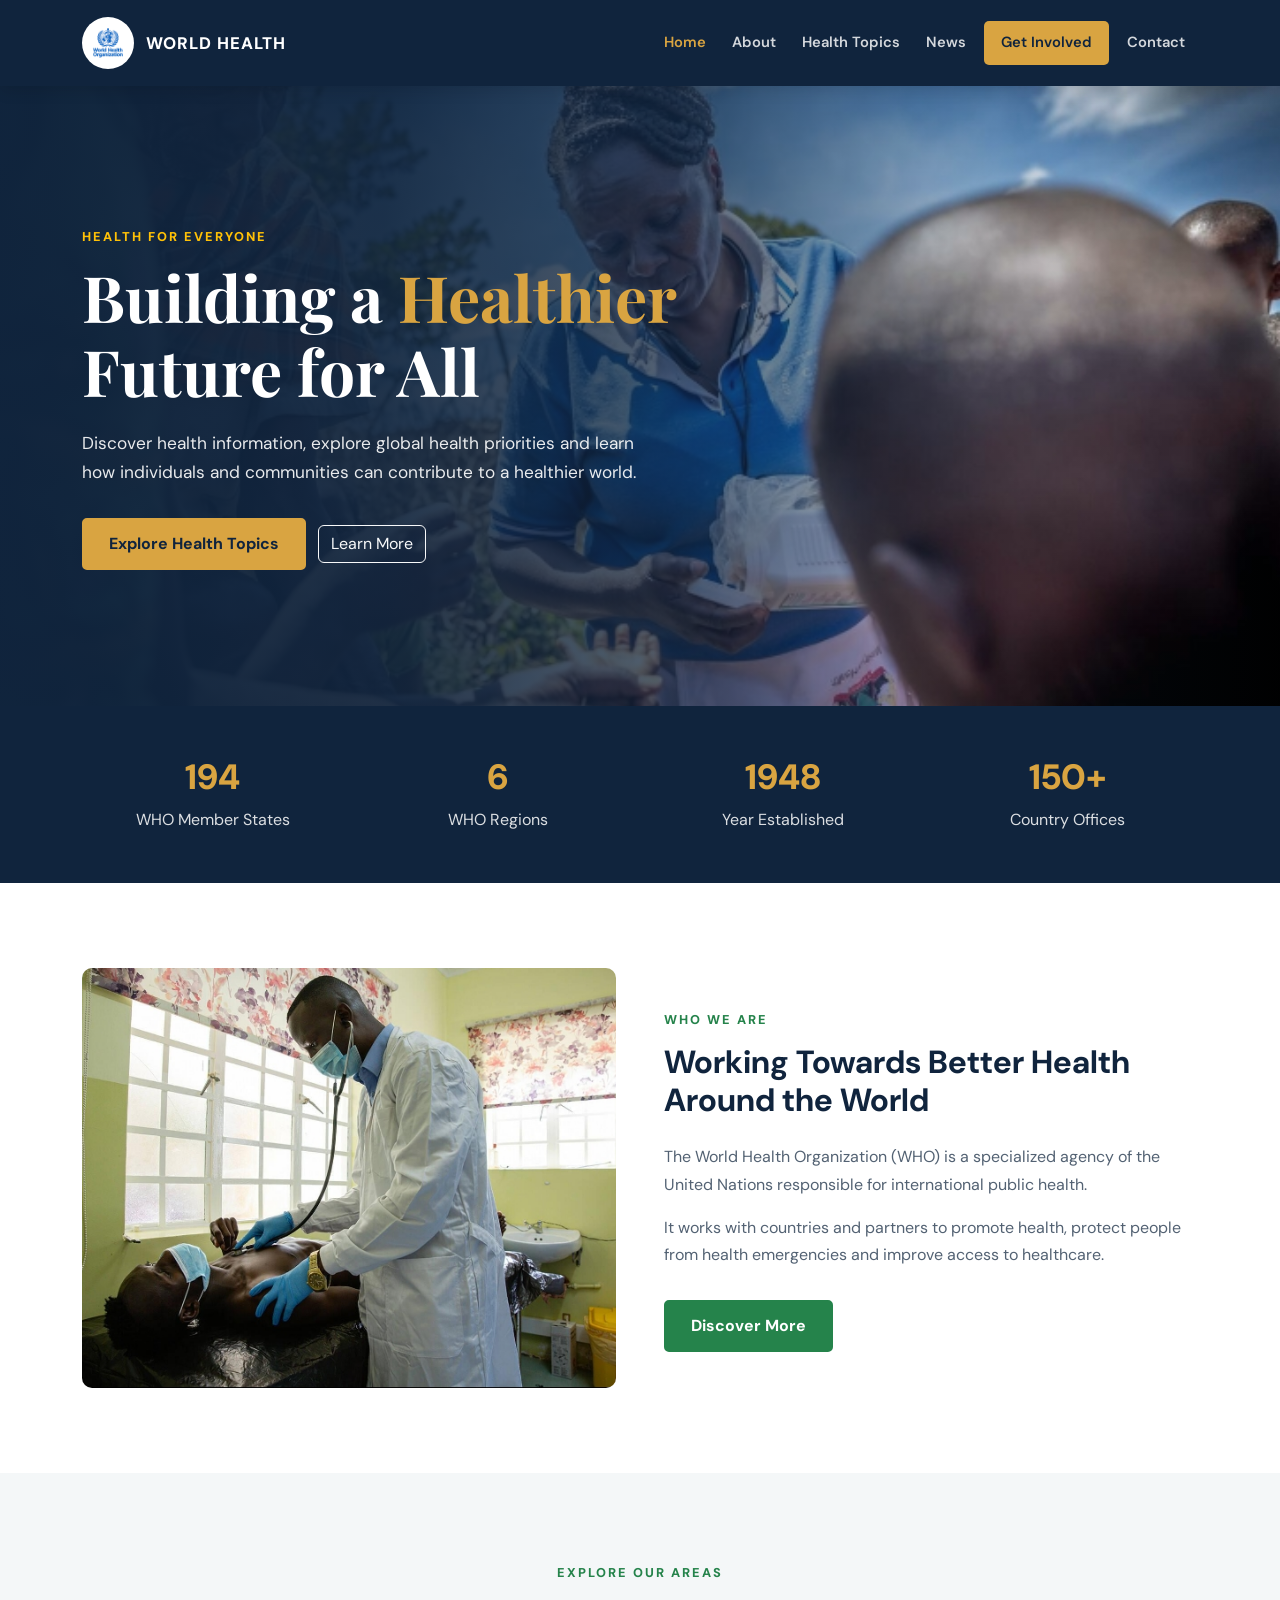
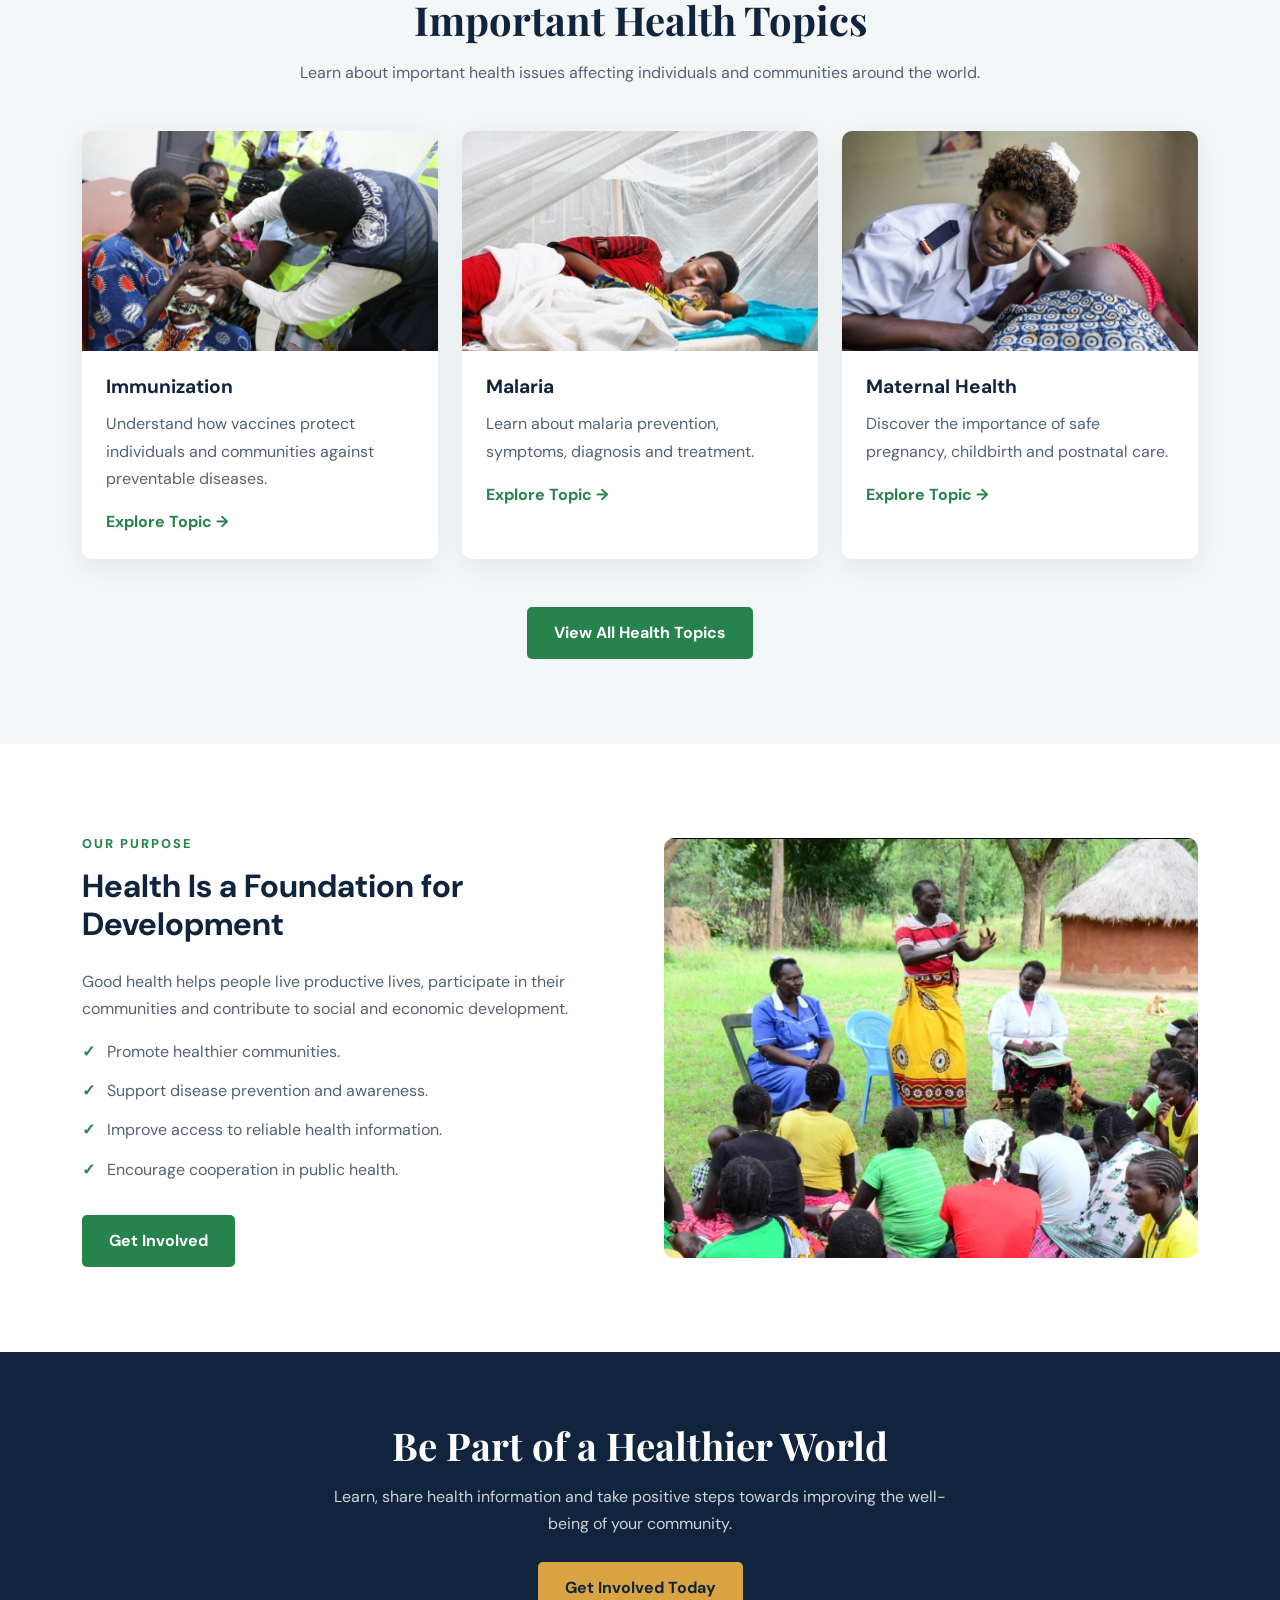
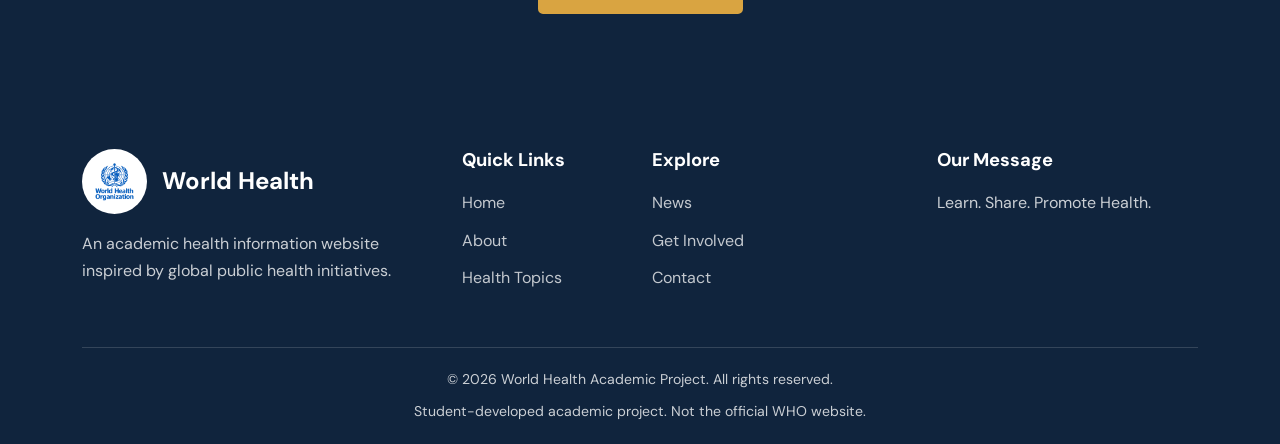
<file: index.html>
<!DOCTYPE html>
<html lang="en">
<head>
    <meta charset="UTF-8">
    <meta name="viewport" content="width=device-width, initial-scale=1.0">
    <title>Home | WHO Health Information Project</title>

    <link href="https://cdn.jsdelivr.net/npm/bootstrap@5.3.3/dist/css/bootstrap.min.css" rel="stylesheet">
    <link rel="stylesheet" href="style.css">
</head>
<body>

<!-- NAVBAR -->
<nav class="navbar navbar-expand-lg navbar-dark sticky-top">
    <div class="container">
        <a class="navbar-brand d-flex align-items-center" href="index.html">
            <img src="who-logo.png" alt="Educational health project logo" class="who-logo">
            <span>WORLD HEALTH</span>
        </a>

        <button class="navbar-toggler" type="button" data-bs-toggle="collapse" data-bs-target="#mainNavbar">
            <span class="navbar-toggler-icon"></span>
        </button>

        <div class="collapse navbar-collapse" id="mainNavbar">
            <ul class="navbar-nav ms-auto align-items-lg-center">
                <li class="nav-item"><a class="nav-link" href="index.html">Home</a></li>
                <li class="nav-item"><a class="nav-link" href="about.html">About</a></li>
                <li class="nav-item"><a class="nav-link" href="health-topics.html">Health Topics</a></li>
                <li class="nav-item"><a class="nav-link" href="news.html">News</a></li>
                <li class="nav-item"><a class="nav-link involved-link" href="get-involved.html">Get Involved</a></li>
                <li class="nav-item"><a class="nav-link" href="contact.html">Contact</a></li>
            </ul>
        </div>
    </div>
</nav>

<!-- HERO -->
<header class="home-hero">
    <div class="container">
        <div class="hero-content">
            <span class="eyebrow text-warning">Health for everyone</span>

            <h1>Building a <span class="gold-text">Healthier</span> Future for All</h1>

            <p>
                Discover health information, explore global health priorities
                and learn how individuals and communities can contribute
                to a healthier world.
            </p>

            <a href="health-topics.html" class="btn btn-gold me-2">Explore Health Topics</a>
            <a href="about.html" class="btn btn-outline-light">Learn More</a>
        </div>
    </div>
</header>

<!-- STATISTICS -->
<section class="stats-section">
    <div class="container">
        <div class="row">
            <div class="col-6 col-md-3 stat-item">
                <h2>194</h2>
                <p>WHO Member States</p>
            </div>

            <div class="col-6 col-md-3 stat-item">
                <h2>6</h2>
                <p>WHO Regions</p>
            </div>

            <div class="col-6 col-md-3 stat-item">
                <h2>1948</h2>
                <p>Year Established</p>
            </div>

            <div class="col-6 col-md-3 stat-item">
                <h2>150+</h2>
                <p>Country Offices</p>
            </div>
        </div>
    </div>
</section>

<!-- INTRODUCTION -->
<section class="section-padding">
    <div class="container">
        <div class="row align-items-center g-5">
            <div class="col-lg-6">
                <img src="health.jpg" alt="Community health workers" class="feature-image">
            </div>

            <div class="col-lg-6">
                <span class="eyebrow">Who we are</span>
                <h2 class="mb-4">Working Towards Better Health Around the World</h2>

                <p>
                    The World Health Organization (WHO) is a specialized
                    agency of the United Nations responsible for international
                    public health.
                </p>

                <p>
                    It works with countries and partners to promote health,
                    protect people from health emergencies and improve
                    access to healthcare.
                </p>

                <a href="about.html" class="btn btn-green mt-3">Discover More</a>
            </div>
        </div>
    </div>
</section>

<!-- HEALTH TOPICS -->
<section class="section-padding light-section">
    <div class="container">
        <div class="section-heading">
            <span class="eyebrow">Explore our areas</span>
            <h2>Important Health Topics</h2>
            <p>
                Learn about important health issues affecting individuals
                and communities around the world.
            </p>
        </div>

        <div class="row g-4">
            <div class="col-md-4">
                <div class="topic-card">
                    <img src="vaccination.jpg" alt="Vaccination">
                    <div class="card-body-custom">
                        <h4>Immunization</h4>
                        <p>Understand how vaccines protect individuals and communities against preventable diseases.</p>
                        <a href="health-topics.html">Explore Topic →</a>
                    </div>
                </div>
            </div>

            <div class="col-md-4">
                <div class="topic-card">
                    <img src="malaria.jpg" alt="Malaria prevention">
                    <div class="card-body-custom">
                        <h4>Malaria</h4>
                        <p>Learn about malaria prevention, symptoms, diagnosis and treatment.</p>
                        <a href="health-topics.html">Explore Topic →</a>
                    </div>
                </div>
            </div>

            <div class="col-md-4">
                <div class="topic-card">
                    <img src="maternal-health.jpg" alt="Maternal health">
                    <div class="card-body-custom">
                        <h4>Maternal Health</h4>
                        <p>Discover the importance of safe pregnancy, childbirth and postnatal care.</p>
                        <a href="health-topics.html">Explore Topic →</a>
                    </div>
                </div>
            </div>
        </div>

        <div class="text-center mt-5">
            <a href="health-topics.html" class="btn btn-green">View All Health Topics</a>
        </div>
    </div>
</section>

<!-- OUR PURPOSE -->
<section class="section-padding">
    <div class="container">
        <div class="row align-items-center g-5">
            <div class="col-lg-6">
                <span class="eyebrow">Our purpose</span>
                <h2 class="mb-4">Health Is a Foundation for Development</h2>

                <p>
                    Good health helps people live productive lives,
                    participate in their communities and contribute
                    to social and economic development.
                </p>

                <ul class="check-list">
                    <li>Promote healthier communities.</li>
                    <li>Support disease prevention and awareness.</li>
                    <li>Improve access to reliable health information.</li>
                    <li>Encourage cooperation in public health.</li>
                </ul>

                <a href="get-involved.html" class="btn btn-green mt-3">Get Involved</a>
            </div>

            <div class="col-lg-6">
                <img src="community.jpg" alt="Community health activities" class="feature-image">
            </div>
        </div>
    </div>
</section>

<!-- CTA -->
<section class="cta-section">
    <div class="container">
        <h2>Be Part of a Healthier World</h2>
        <p>
            Learn, share health information and take positive steps
            towards improving the well-being of your community.
        </p>
        <a href="get-involved.html" class="btn btn-gold">Get Involved Today</a>
    </div>
</section>

<!-- FOOTER -->
<footer>
    <div class="container">
        <div class="row g-4">
            <div class="col-lg-4">
                <div class="d-flex align-items-center mb-3">
                    <img src="who-logo.png" alt="Educational health project logo" class="footer-logo">
                    <h4 class="text-white mb-0">World Health</h4>
                </div>

                <p>
                    An academic health information website inspired by
                    global public health initiatives.
                </p>
            </div>

            <div class="col-lg-2 col-6">
                <h5 class="footer-heading">Quick Links</h5>
                <ul class="footer-links">
                    <li><a href="index.html">Home</a></li>
                    <li><a href="about.html">About</a></li>
                    <li><a href="health-topics.html">Health Topics</a></li>
                </ul>
            </div>

            <div class="col-lg-3 col-6">
                <h5 class="footer-heading">Explore</h5>
                <ul class="footer-links">
                    <li><a href="news.html">News</a></li>
                    <li><a href="get-involved.html">Get Involved</a></li>
                    <li><a href="contact.html">Contact</a></li>
                </ul>
            </div>

            <div class="col-lg-3">
                <h5 class="footer-heading">Our Message</h5>
                <p>Learn. Share. Promote Health.</p>
            </div>
        </div>

        <div class="footer-bottom text-center">
            <p>© <span class="current-year"></span> World Health Academic Project. All rights reserved.</p>
            <p class="mt-2">Student-developed academic project. Not the official WHO website.</p>
        </div>
    </div>
</footer>

<script src="https://cdn.jsdelivr.net/npm/bootstrap@5.3.3/dist/js/bootstrap.bundle.min.js"></script>
<script src="script.js"></script>
</body>
</html>
</file>
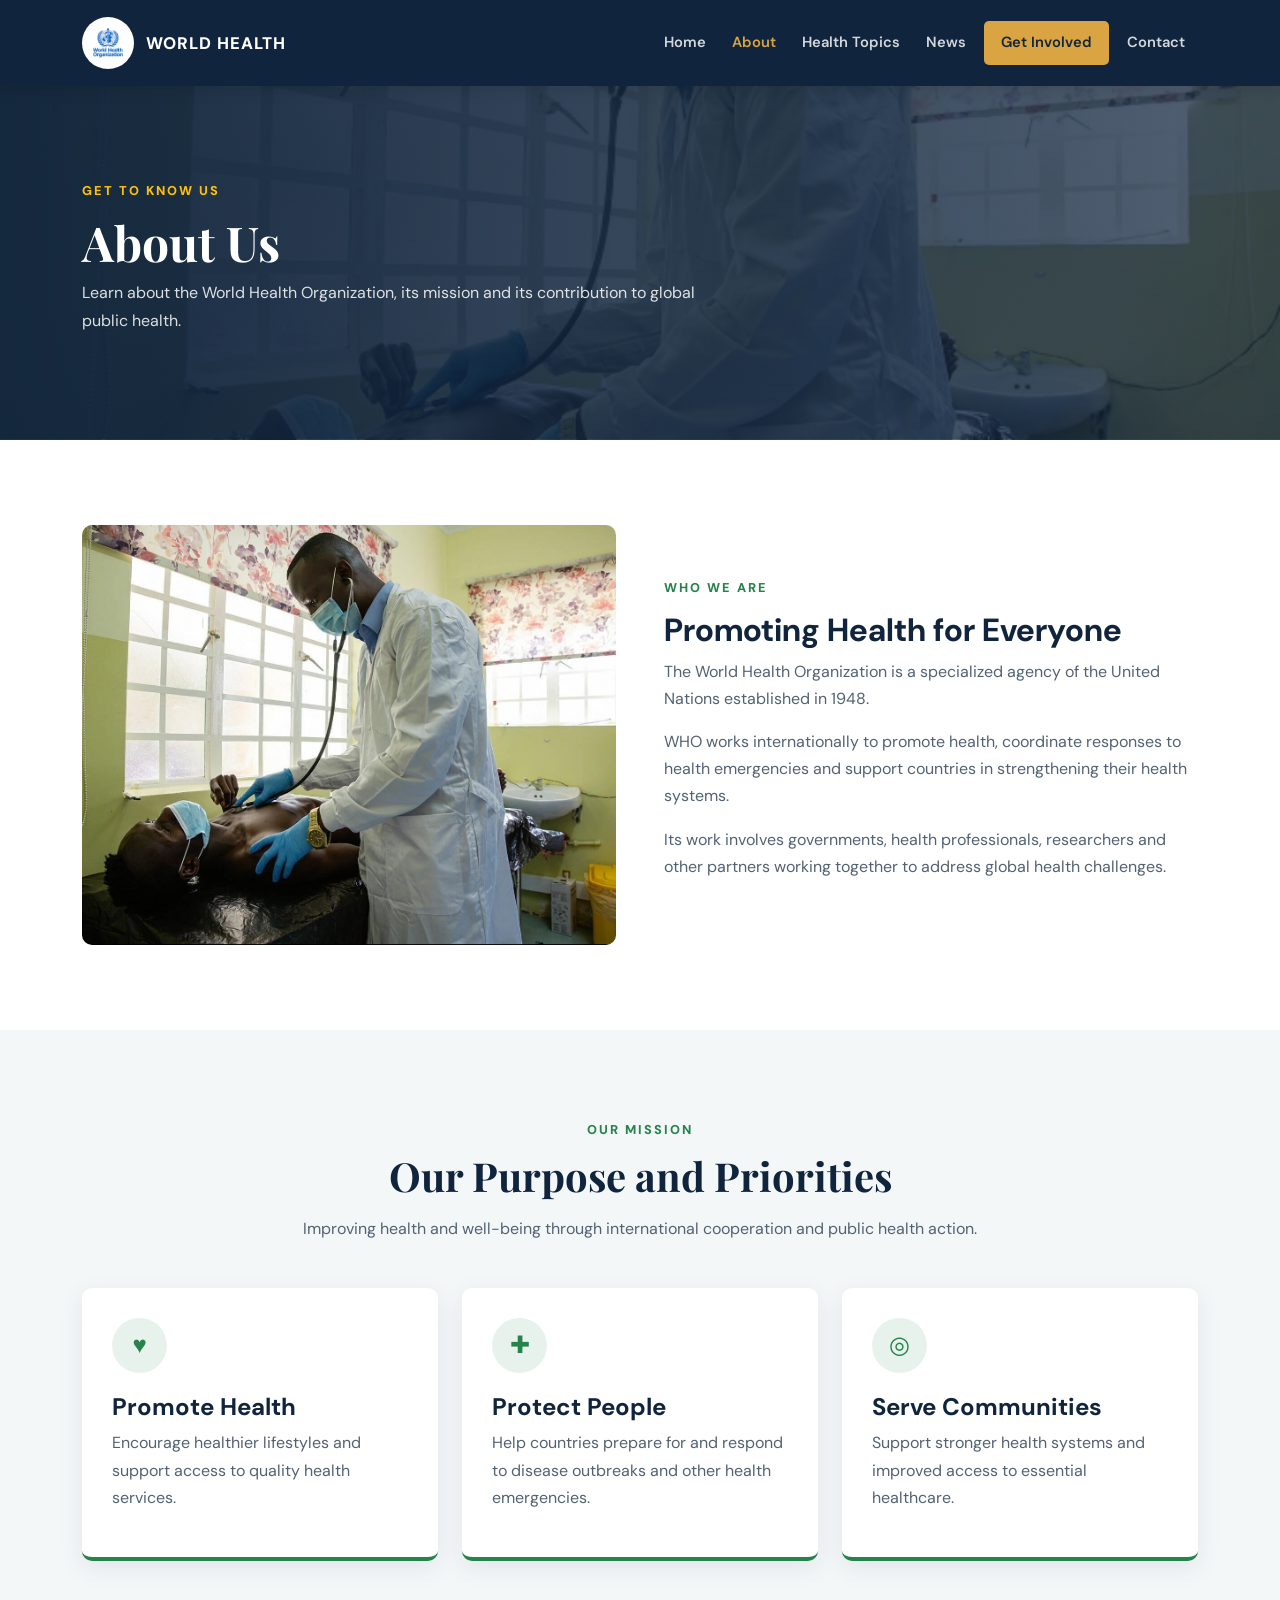
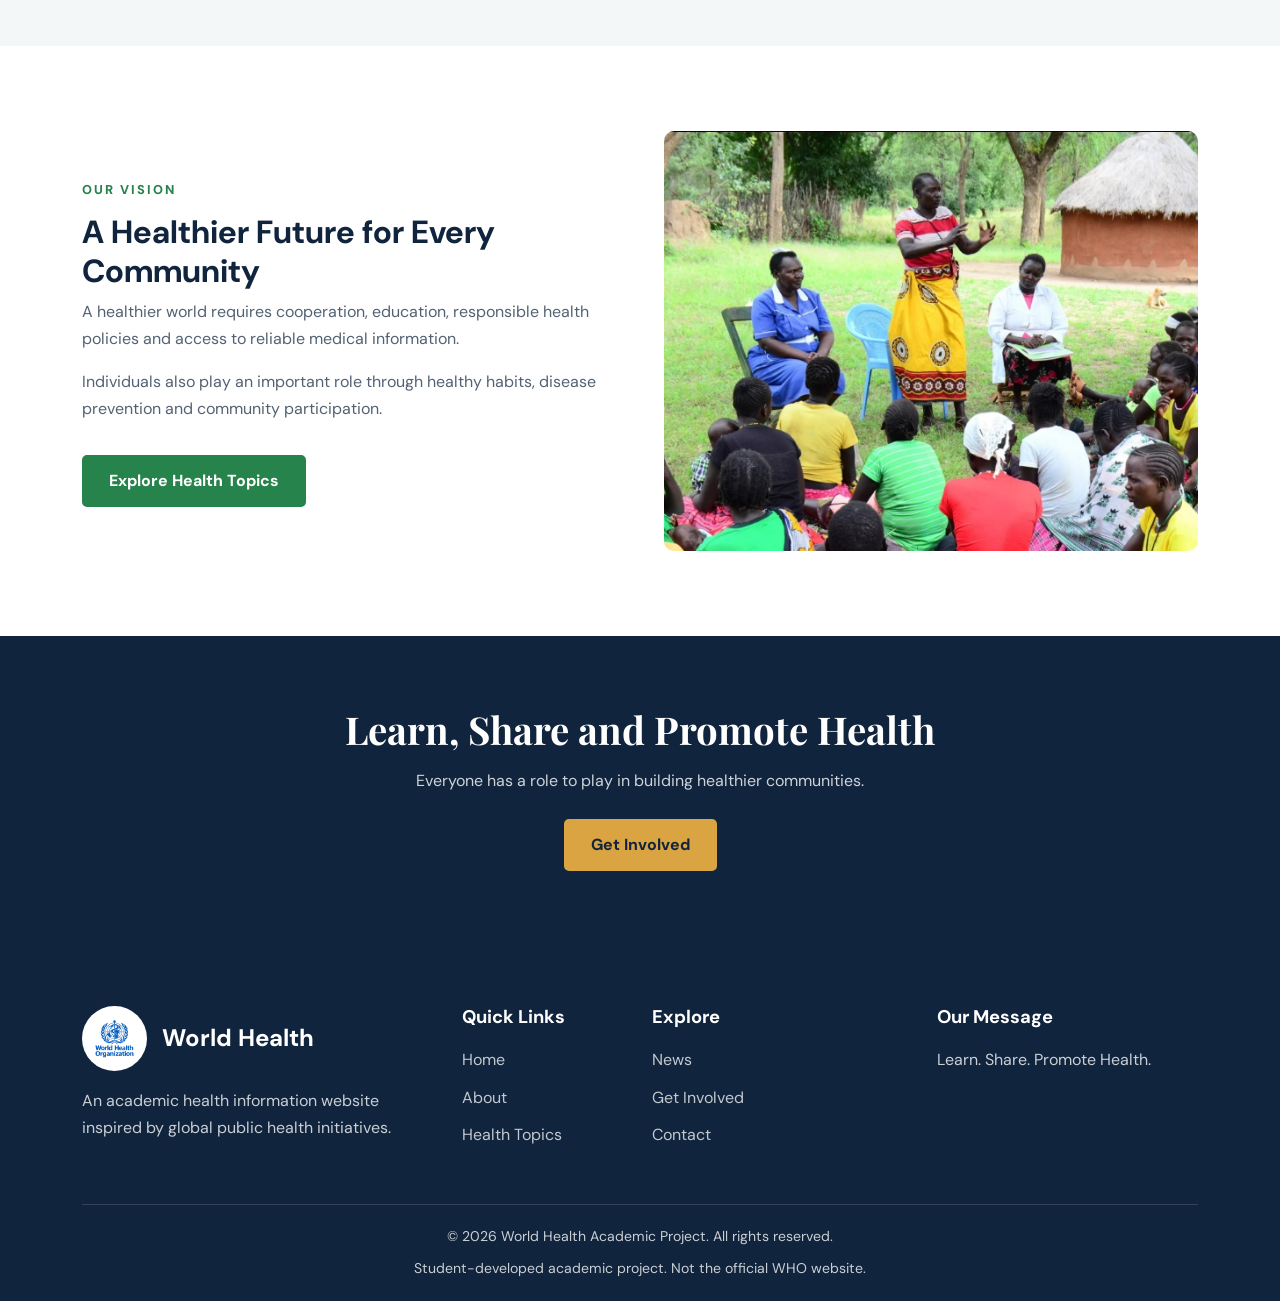
<file: about.html>
<!DOCTYPE html>
<html lang="en">
<head>
    <meta charset="UTF-8">
    <meta name="viewport" content="width=device-width, initial-scale=1.0">
    <title>About | WHO Health Information Project</title>
    <link href="https://cdn.jsdelivr.net/npm/bootstrap@5.3.3/dist/css/bootstrap.min.css" rel="stylesheet">
    <link rel="stylesheet" href="style.css">
</head>
<body>

<nav class="navbar navbar-expand-lg navbar-dark sticky-top">
    <div class="container">
        <a class="navbar-brand d-flex align-items-center" href="index.html">
            <img src="who-logo.png" alt="Educational health project logo" class="who-logo">
            <span>WORLD HEALTH</span>
        </a>

        <button class="navbar-toggler" type="button" data-bs-toggle="collapse" data-bs-target="#mainNavbar">
            <span class="navbar-toggler-icon"></span>
        </button>

        <div class="collapse navbar-collapse" id="mainNavbar">
            <ul class="navbar-nav ms-auto align-items-lg-center">
                <li class="nav-item"><a class="nav-link" href="index.html">Home</a></li>
                <li class="nav-item"><a class="nav-link" href="about.html">About</a></li>
                <li class="nav-item"><a class="nav-link" href="health-topics.html">Health Topics</a></li>
                <li class="nav-item"><a class="nav-link" href="news.html">News</a></li>
                <li class="nav-item"><a class="nav-link involved-link" href="get-involved.html">Get Involved</a></li>
                <li class="nav-item"><a class="nav-link" href="contact.html">Contact</a></li>
            </ul>
        </div>
    </div>
</nav>

<header class="page-hero">
    <div class="container">
        <span class="eyebrow text-warning">Get to know us</span>
        <h1>About Us</h1>
        <p>Learn about the World Health Organization, its mission and its contribution to global public health.</p>
    </div>
</header>

<section class="section-padding">
    <div class="container">
        <div class="row align-items-center g-5">
            <div class="col-lg-6">
                <img src="health.jpg" alt="Health professionals working together" class="feature-image">
            </div>

            <div class="col-lg-6">
                <span class="eyebrow">Who we are</span>
                <h2>Promoting Health for Everyone</h2>

                <p>
                    The World Health Organization is a specialized agency
                    of the United Nations established in 1948.
                </p>

                <p>
                    WHO works internationally to promote health,
                    coordinate responses to health emergencies and
                    support countries in strengthening their health systems.
                </p>

                <p>
                    Its work involves governments, health professionals,
                    researchers and other partners working together
                    to address global health challenges.
                </p>
            </div>
        </div>
    </div>
</section>

<section class="section-padding light-section">
    <div class="container">
        <div class="section-heading">
            <span class="eyebrow">Our mission</span>
            <h2>Our Purpose and Priorities</h2>
            <p>Improving health and well-being through international cooperation and public health action.</p>
        </div>

        <div class="row g-4">
            <div class="col-md-4">
                <div class="info-card">
                    <div class="card-icon">♥</div>
                    <h4>Promote Health</h4>
                    <p>Encourage healthier lifestyles and support access to quality health services.</p>
                </div>
            </div>

            <div class="col-md-4">
                <div class="info-card">
                    <div class="card-icon">✚</div>
                    <h4>Protect People</h4>
                    <p>Help countries prepare for and respond to disease outbreaks and other health emergencies.</p>
                </div>
            </div>

            <div class="col-md-4">
                <div class="info-card">
                    <div class="card-icon">◎</div>
                    <h4>Serve Communities</h4>
                    <p>Support stronger health systems and improved access to essential healthcare.</p>
                </div>
            </div>
        </div>
    </div>
</section>

<section class="section-padding">
    <div class="container">
        <div class="row align-items-center g-5">
            <div class="col-lg-6">
                <span class="eyebrow">Our vision</span>
                <h2>A Healthier Future for Every Community</h2>

                <p>
                    A healthier world requires cooperation, education,
                    responsible health policies and access to reliable
                    medical information.
                </p>

                <p>
                    Individuals also play an important role through
                    healthy habits, disease prevention and community
                    participation.
                </p>

                <a href="health-topics.html" class="btn btn-green mt-3">Explore Health Topics</a>
            </div>

            <div class="col-lg-6">
                <img src="community.jpg" alt="People participating in community health activities" class="feature-image">
            </div>
        </div>
    </div>
</section>

<section class="cta-section">
    <div class="container">
        <h2>Learn, Share and Promote Health</h2>
        <p>Everyone has a role to play in building healthier communities.</p>
        <a href="get-involved.html" class="btn btn-gold">Get Involved</a>
    </div>
</section>

<footer>
    <div class="container">
        <div class="row g-4">
            <div class="col-lg-4">
                <div class="d-flex align-items-center mb-3">
                    <img src="who-logo.png" alt="Educational health project logo" class="footer-logo">
                    <h4 class="text-white mb-0">World Health</h4>
                </div>
                <p>An academic health information website inspired by global public health initiatives.</p>
            </div>

            <div class="col-lg-2 col-6">
                <h5 class="footer-heading">Quick Links</h5>
                <ul class="footer-links">
                    <li><a href="index.html">Home</a></li>
                    <li><a href="about.html">About</a></li>
                    <li><a href="health-topics.html">Health Topics</a></li>
                </ul>
            </div>

            <div class="col-lg-3 col-6">
                <h5 class="footer-heading">Explore</h5>
                <ul class="footer-links">
                    <li><a href="news.html">News</a></li>
                    <li><a href="get-involved.html">Get Involved</a></li>
                    <li><a href="contact.html">Contact</a></li>
                </ul>
            </div>

            <div class="col-lg-3">
                <h5 class="footer-heading">Our Message</h5>
                <p>Learn. Share. Promote Health.</p>
            </div>
        </div>

        <div class="footer-bottom text-center">
            <p>© <span class="current-year"></span> World Health Academic Project. All rights reserved.</p>
            <p class="mt-2">Student-developed academic project. Not the official WHO website.</p>
        </div>
    </div>
</footer>

<script src="https://cdn.jsdelivr.net/npm/bootstrap@5.3.3/dist/js/bootstrap.bundle.min.js"></script>
<script src="script.js"></script>
</body>
</html>
</file>
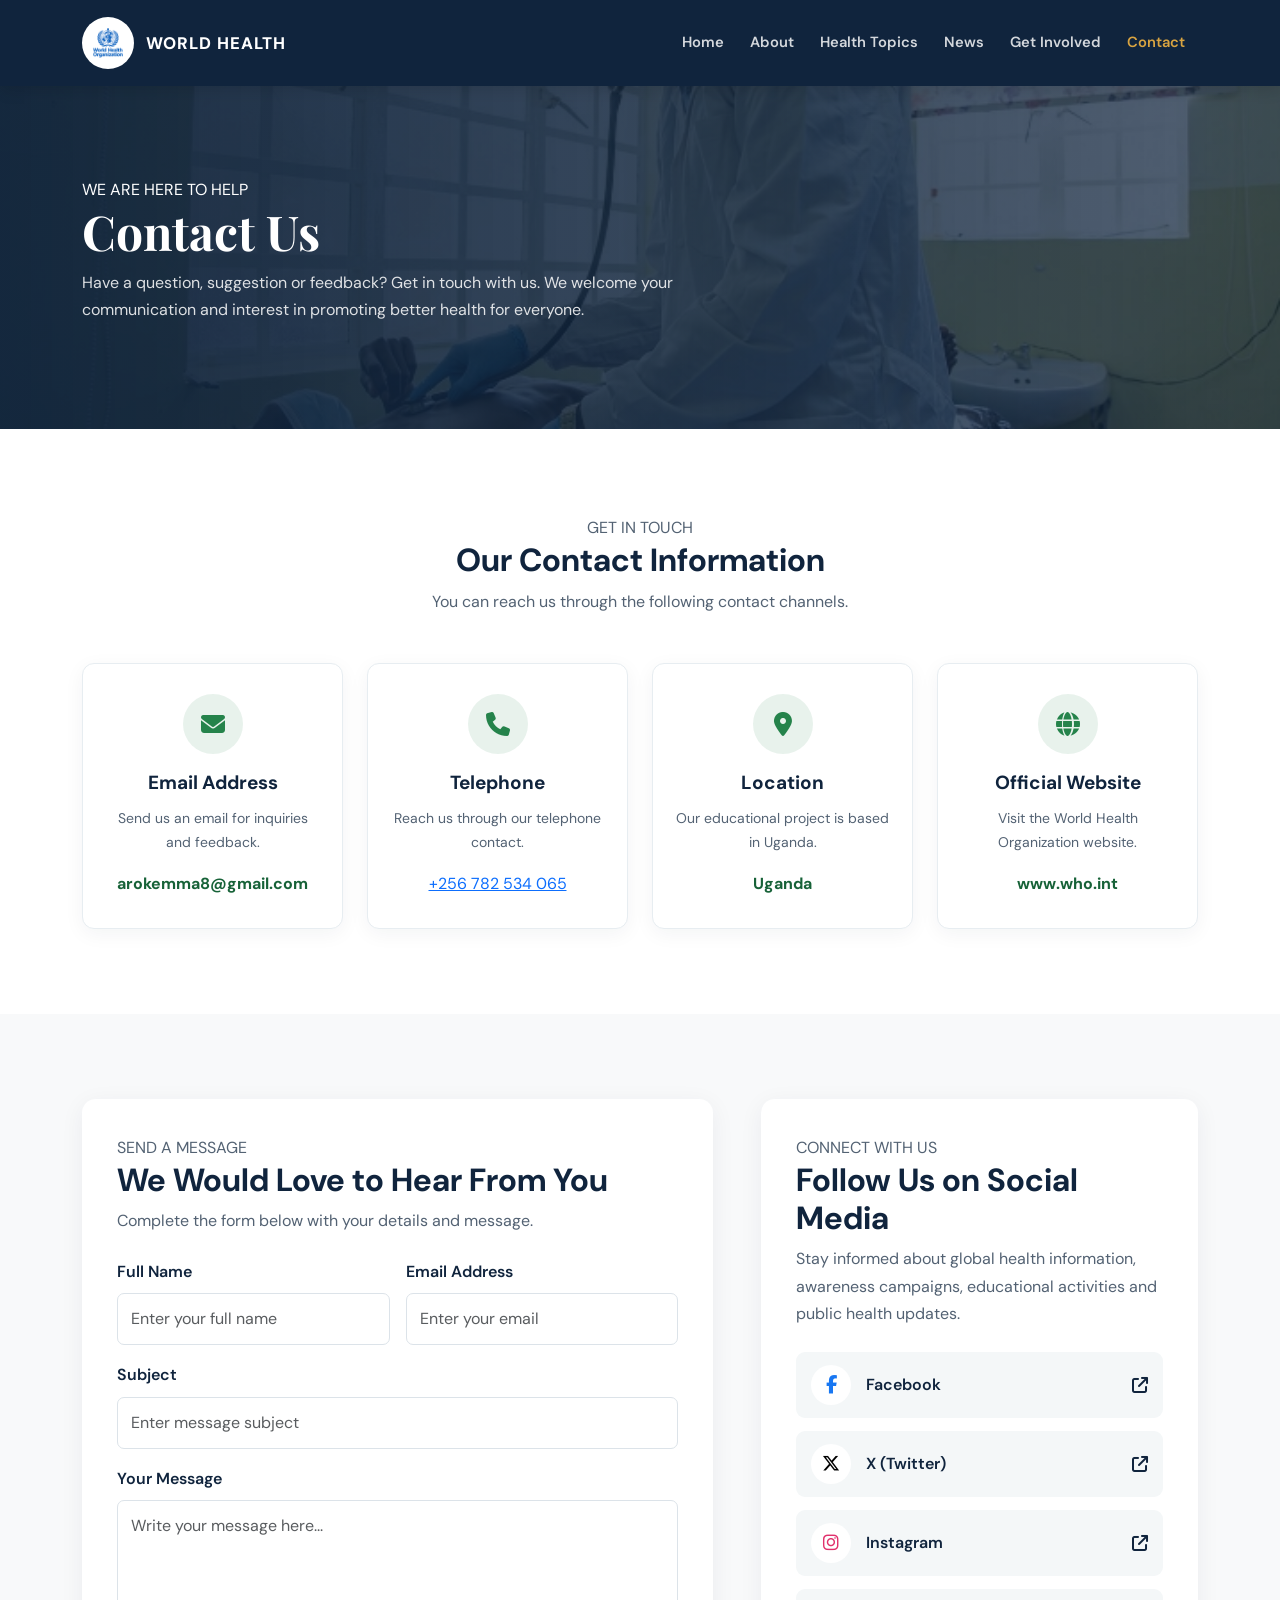
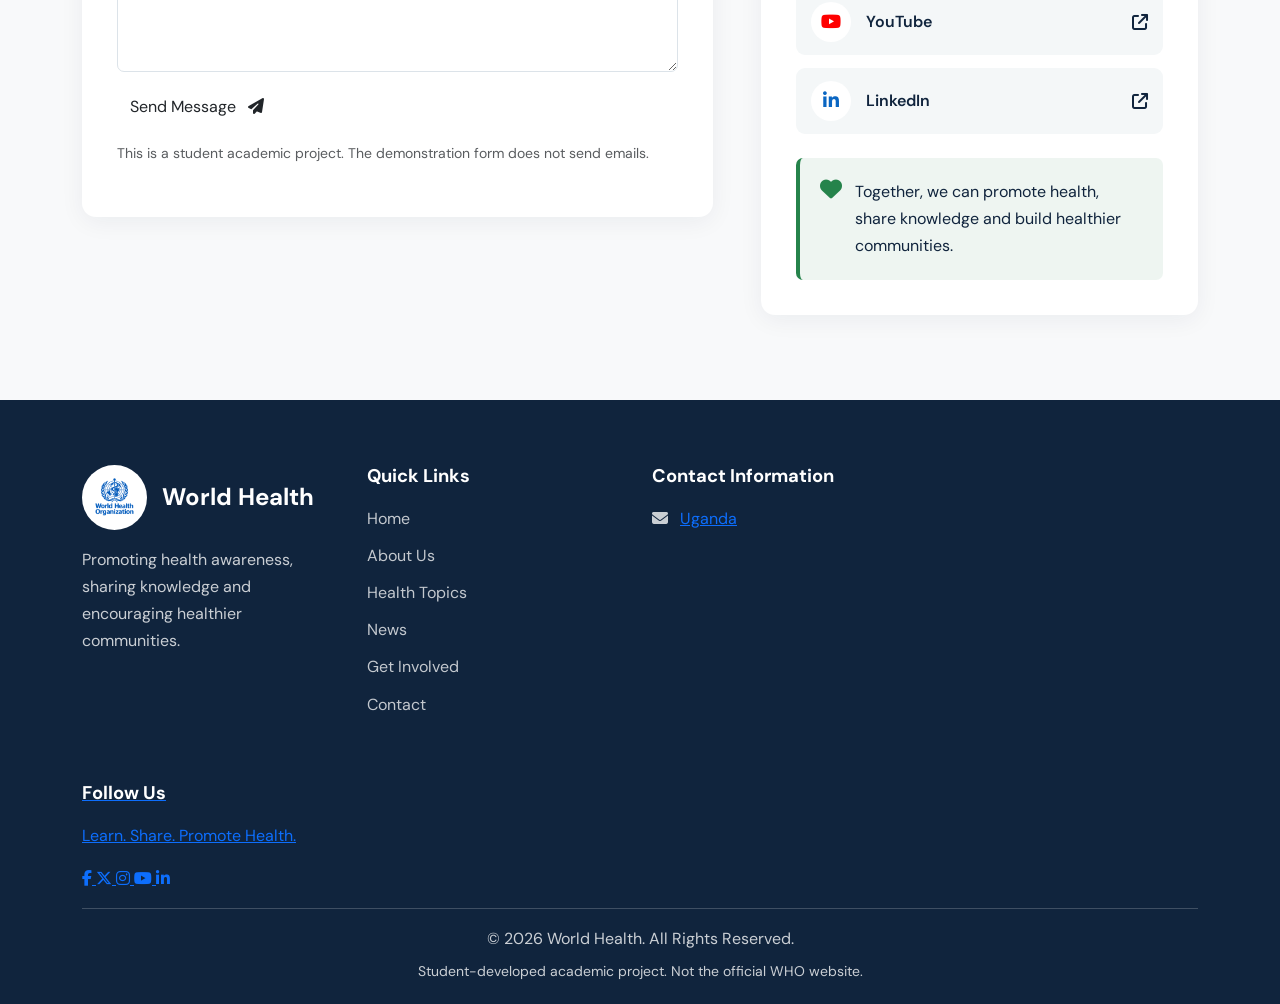
<file: contact.html>
<!DOCTYPE html>
<html lang="en">

<head>
    <meta charset="UTF-8">
    <meta name="viewport" content="width=device-width, initial-scale=1.0">

    <title>Contact Us | World Health</title>

    <!-- Bootstrap CSS -->
    <link href="https://cdn.jsdelivr.net/npm/bootstrap@5.3.3/dist/css/bootstrap.min.css"
          rel="stylesheet">

    <!-- Font Awesome Icons -->
    <link rel="stylesheet"
          href="https://cdnjs.cloudflare.com/ajax/libs/font-awesome/6.7.2/css/all.min.css">

    <!-- Google Fonts -->
    <link href="https://fonts.googleapis.com/css2?family=DM+Sans:wght@400;500;600;700&family=Playfair+Display:wght@600;700&display=swap"
          rel="stylesheet">

    <!-- Custom CSS -->
    <link rel="stylesheet" href="style.css">
</head>

<body>

    <!-- NAVIGATION BAR -->
    <nav class="navbar navbar-expand-lg navbar-dark">
        <div class="container">

            <a class="navbar-brand d-flex align-items-center" href="index.html">
                <img src="who-logo.png"
                     alt="Educational health project logo"
                     class="who-logo">
                <span>WORLD HEALTH</span>
            </a>

            <button class="navbar-toggler" type="button"
                    data-bs-toggle="collapse"
                    data-bs-target="#mainNavbar">
                <span class="navbar-toggler-icon"></span>
            </button>

            <div class="collapse navbar-collapse" id="mainNavbar">

                <ul class="navbar-nav ms-auto align-items-lg-center">

                    <li class="nav-item">
                        <a class="nav-link" href="index.html">Home</a>
                    </li>

                    <li class="nav-item">
                        <a class="nav-link" href="about.html">About</a>
                    </li>

                    <li class="nav-item">
                        <a class="nav-link" href="health-topics.html">Health Topics</a>
                    </li>

                    <li class="nav-item">
                        <a class="nav-link" href="news.html">News</a>
                    </li>

                    <li class="nav-item">
                        <a class="nav-link" href="get-involved.html">Get Involved</a>
                    </li>

                    <li class="nav-item">
                        <a class="nav-link active" href="contact.html">Contact</a>
                    </li>

                </ul>

            </div>
        </div>
    </nav>


    <!-- PAGE HERO -->
    <section class="page-hero">
        <div class="container">
            <div class="row align-items-center">

                <div class="col-lg-8">
                    <span class="hero-label">WE ARE HERE TO HELP</span>

                    <h1>Contact Us</h1>

                    <p>
                        Have a question, suggestion or feedback?
                        Get in touch with us. We welcome your
                        communication and interest in promoting
                        better health for everyone.
                    </p>
                </div>

            </div>
        </div>
    </section>


    <!-- CONTACT INFORMATION -->
    <section class="section-padding">
        <div class="container">

            <div class="text-center mb-5">
                <span class="section-label">GET IN TOUCH</span>
                <h2 class="section-title">Our Contact Information</h2>

                <p class="section-description">
                    You can reach us through the following contact channels.
                </p>
            </div>


            <div class="row g-4">

                <!-- EMAIL -->
                <div class="col-md-6 col-lg-3">

                    <div class="contact-card h-100">

                        <div class="contact-icon">
                            <i class="fa-solid fa-envelope"></i>
                        </div>

                        <h4>Email Address</h4>

                        <p>Send us an email for inquiries and feedback.</p>

                        <a href="mailto:info@example.com"
                           class="contact-link">
                            arokemma8@gmail.com
                        </a>

                    </div>

                </div>


                <!-- PHONE -->
                <div class="col-md-6 col-lg-3">

                    <div class="contact-card h-100">

                        <div class="contact-icon">
                            <i class="fa-solid fa-phone"></i>
                        </div>

                        <h4>Telephone</h4>

                        <p>Reach us through our telephone contact.</p>

                        <a href="tel:+256782534065
                           class="contact-link">
                            +256 782 534 065
                        </a>

                    </div>

                </div>


                <!-- LOCATION -->
                <div class="col-md-6 col-lg-3">

                    <div class="contact-card h-100">

                        <div class="contact-icon">
                            <i class="fa-solid fa-location-dot"></i>
                        </div>

                        <h4>Location</h4>

                        <p>Our educational project is based in Uganda.</p>

                        <span class="contact-link">
                            Uganda
                        </span>

                    </div>

                </div>


                <!-- WEBSITE -->
                <div class="col-md-6 col-lg-3">

                    <div class="contact-card h-100">

                        <div class="contact-icon">
                            <i class="fa-solid fa-globe"></i>
                        </div>

                        <h4>Official Website</h4>

                        <p>Visit the World Health Organization website.</p>

                        <a href="https://www.who.int/"
                           target="_blank"
                           rel="noopener"
                           class="contact-link">
                            www.who.int
                        </a>

                    </div>

                </div>

            </div>

        </div>
    </section>


    <!-- CONTACT FORM AND SOCIAL MEDIA -->
    <section class="section-padding bg-light">
        <div class="container">

            <div class="row g-5 align-items-start">

                <!-- CONTACT FORM -->
                <div class="col-lg-7">

                    <div class="contact-form-wrapper">

                        <span class="section-label">SEND A MESSAGE</span>

                        <h2 class="section-title">We Would Love to Hear From You</h2>

                        <p class="mb-4">
                            Complete the form below with your details
                            and message.
                        </p>

                        <form id="contactForm">

                            <div class="row g-3">

                                <div class="col-md-6">
                                    <label for="name" class="form-label">
                                        Full Name
                                    </label>

                                    <input type="text"
                                           class="form-control"
                                           id="name"
                                           placeholder="Enter your full name"
                                           required>
                                </div>


                                <div class="col-md-6">
                                    <label for="email" class="form-label">
                                        Email Address
                                    </label>

                                    <input type="email"
                                           class="form-control"
                                           id="email"
                                           placeholder="Enter your email"
                                           required>
                                </div>


                                <div class="col-12">
                                    <label for="subject" class="form-label">
                                        Subject
                                    </label>

                                    <input type="text"
                                           class="form-control"
                                           id="subject"
                                           placeholder="Enter message subject"
                                           required>
                                </div>


                                <div class="col-12">
                                    <label for="message" class="form-label">
                                        Your Message
                                    </label>

                                    <textarea class="form-control"
                                              id="message"
                                              rows="6"
                                              placeholder="Write your message here..."
                                              required></textarea>
                                </div>


                                <div class="col-12">

                                    <button type="submit"
                                            class="btn btn-primary-custom">
                                        Send Message
                                        <i class="fa-solid fa-paper-plane ms-2"></i>
                                    </button>

                                </div>

                            </div>

                        </form>

                        <p class="small text-muted mt-3">
                            This is a student academic project.
                            The demonstration form does not send emails.
                        </p>

                    </div>

                </div>


                <!-- SOCIAL MEDIA -->
                <div class="col-lg-5">

                    <div class="social-contact-wrapper">

                        <span class="section-label">CONNECT WITH US</span>

                        <h2 class="section-title">Follow Us on Social Media</h2>

                        <p>
                            Stay informed about global health information,
                            awareness campaigns, educational activities
                            and public health updates.
                        </p>


                        <div class="contact-social-list">

                            <a href="https://www.facebook.com/WHO"
                               target="_blank"
                               rel="noopener"
                               class="social-contact-link">

                                <span class="social-contact-icon facebook">
                                    <i class="fa-brands fa-facebook-f"></i>
                                </span>

                                <span>Facebook</span>

                                <i class="fa-solid fa-arrow-up-right-from-square ms-auto"></i>

                            </a>


                            <a href="https://x.com/WHO"
                               target="_blank"
                               rel="noopener"
                               class="social-contact-link">

                                <span class="social-contact-icon twitter">
                                    <i class="fa-brands fa-x-twitter"></i>
                                </span>

                                <span>X (Twitter)</span>

                                <i class="fa-solid fa-arrow-up-right-from-square ms-auto"></i>

                            </a>


                            <a href="https://www.instagram.com/who/"
                               target="_blank"
                               rel="noopener"
                               class="social-contact-link">

                                <span class="social-contact-icon instagram">
                                    <i class="fa-brands fa-instagram"></i>
                                </span>

                                <span>Instagram</span>

                                <i class="fa-solid fa-arrow-up-right-from-square ms-auto"></i>

                            </a>


                            <a href="https://www.youtube.com/user/who"
                               target="_blank"
                               rel="noopener"
                               class="social-contact-link">

                                <span class="social-contact-icon youtube">
                                    <i class="fa-brands fa-youtube"></i>
                                </span>

                                <span>YouTube</span>

                                <i class="fa-solid fa-arrow-up-right-from-square ms-auto"></i>

                            </a>


                            <a href="https://www.linkedin.com/company/world-health-organization/"
                               target="_blank"
                               rel="noopener"
                               class="social-contact-link">

                                <span class="social-contact-icon linkedin">
                                    <i class="fa-brands fa-linkedin-in"></i>
                                </span>

                                <span>LinkedIn</span>

                                <i class="fa-solid fa-arrow-up-right-from-square ms-auto"></i>

                            </a>

                        </div>


                        <div class="contact-note mt-4">

                            <i class="fa-solid fa-heart"></i>

                            <p class="mb-0">
                                Together, we can promote health,
                                share knowledge and build healthier
                                communities.
                            </p>

                        </div>

                    </div>

                </div>

            </div>

        </div>
    </section>


    <!-- FOOTER -->
    <footer class="main-footer">

        <div class="container">

            <div class="row g-4">

                <!-- LOGO AND DESCRIPTION -->
                <div class="col-lg-3">

                    <div class="d-flex align-items-center mb-3">

                        <img src="who-logo.png"
                             alt="Educational health project logo"
                             class="footer-logo">

                        <h4 class="text-white mb-0">World Health</h4>

                    </div>

                    <p>
                        Promoting health awareness, sharing knowledge
                        and encouraging healthier communities.
                    </p>

                </div>


                <!-- QUICK LINKS -->
                <div class="col-lg-3">

                    <h5 class="footer-heading">Quick Links</h5>

                    <ul class="footer-links">
                        <li><a href="index.html">Home</a></li>
                        <li><a href="about.html">About Us</a></li>
                        <li><a href="health-topics.html">Health Topics</a></li>
                        <li><a href="news.html">News</a></li>
                        <li><a href="get-involved.html">Get Involved</a></li>
                        <li><a href="contact.html">Contact</a></li>
                    </ul>

                </div>


                <!-- CONTACT -->
                <div class="col-lg-3">

                    <h5 class="footer-heading">Contact Information</h5>

                    <p>
                        <i class="fa-solid fa-envelope me-2"></i>
                        <a href="mailto:arokemma8@gmail.com
                            arokemma8@gmail.com
                        </a>
                    </p>

                    <p>
                        <i class="fa-solid fa-phone me-2"></i>
                        <a href="tel:+256782534065
                            +256 782 534 065
                        </a>
                    </p>

                    <p>
                        <i class="fa-solid fa-location-dot me-2"></i>
                        Uganda
                    </p>

                </div>


                <!-- SOCIAL MEDIA -->
                <div class="col-lg-3">

                    <h5 class="footer-heading">Follow Us</h5>

                    <p>Learn. Share. Promote Health.</p>

                    <div class="social-links">

                        <a href="https://www.facebook.com/WHO"
                           target="_blank" rel="noopener"
                           aria-label="Facebook">
                            <i class="fa-brands fa-facebook-f"></i>
                        </a>

                        <a href="https://x.com/WHO"
                           target="_blank" rel="noopener"
                           aria-label="X">
                            <i class="fa-brands fa-x-twitter"></i>
                        </a>

                        <a href="https://www.instagram.com/who/"
                           target="_blank" rel="noopener"
                           aria-label="Instagram">
                            <i class="fa-brands fa-instagram"></i>
                        </a>

                        <a href="https://www.youtube.com/user/who"
                           target="_blank" rel="noopener"
                           aria-label="YouTube">
                            <i class="fa-brands fa-youtube"></i>
                        </a>

                        <a href="https://www.linkedin.com/company/world-health-organization/"
                           target="_blank" rel="noopener"
                           aria-label="LinkedIn">
                            <i class="fa-brands fa-linkedin-in"></i>
                        </a>

                    </div>

                </div>

            </div>


            <hr class="footer-divider">

            <div class="text-center">

                <p class="mb-2">
                    &copy; <span class="current-year"></span>
                    World Health. All Rights Reserved.
                </p>

                <p class="small mb-0">
                    Student-developed academic project.
                    Not the official WHO website.
                </p>

            </div>

        </div>

    </footer>


    <!-- Bootstrap JavaScript -->
    <script src="https://cdn.jsdelivr.net/npm/bootstrap@5.3.3/dist/js/bootstrap.bundle.min.js"></script>

    <!-- Custom JavaScript -->
    <script src="script.js"></script>

</body>
</html>
</file>
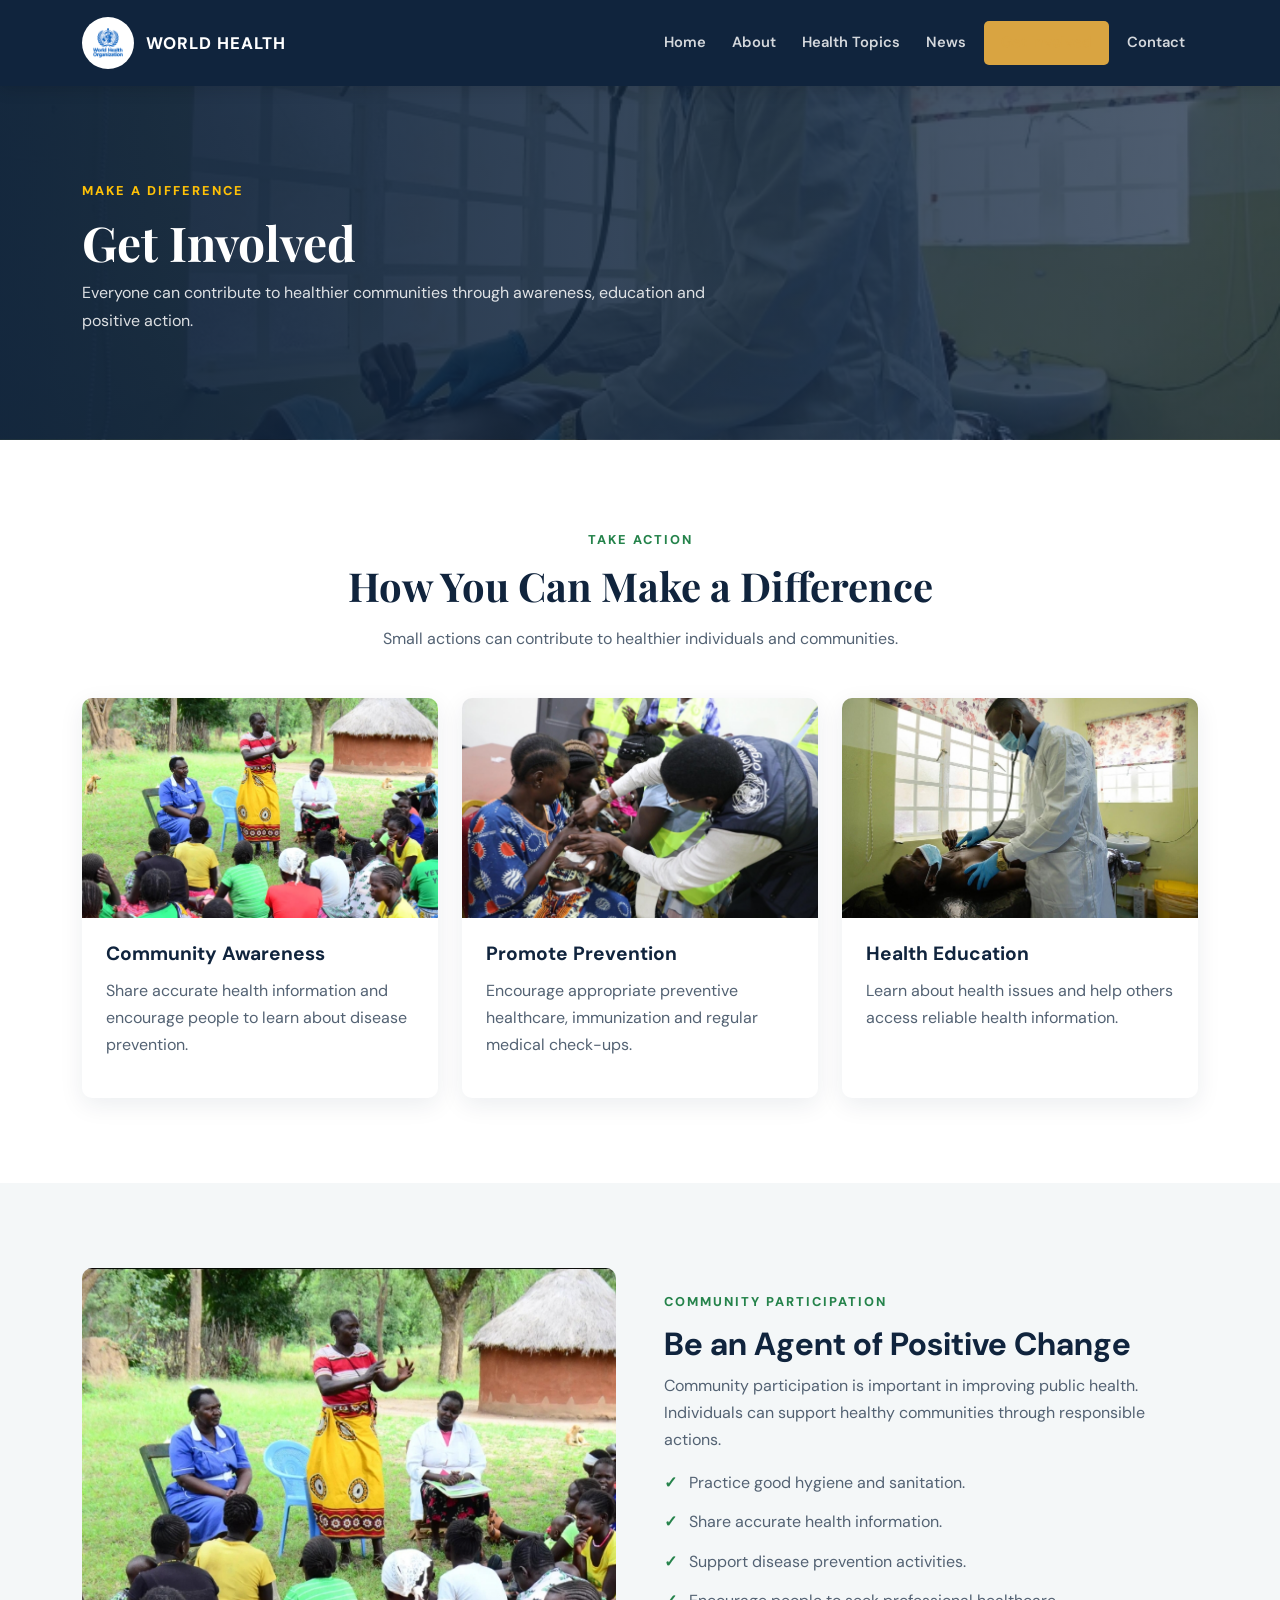
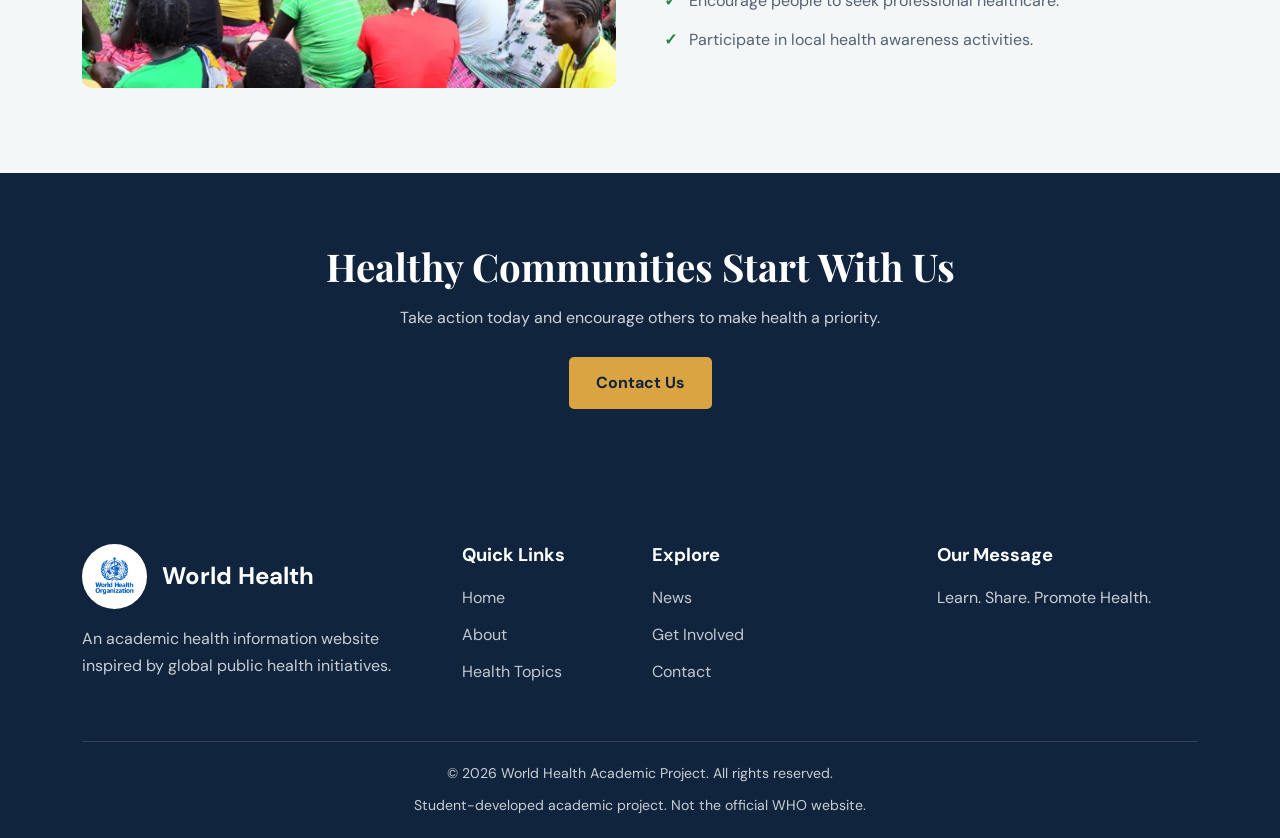
<file: get-involved.html>
<!DOCTYPE html>
<html lang="en">
<head>
    <meta charset="UTF-8">
    <meta name="viewport" content="width=device-width, initial-scale=1.0">
    <title>Get Involved | WHO Health Information Project</title>
    <link href="https://cdn.jsdelivr.net/npm/bootstrap@5.3.3/dist/css/bootstrap.min.css" rel="stylesheet">
    <link rel="stylesheet" href="style.css">
</head>
<body>

<nav class="navbar navbar-expand-lg navbar-dark sticky-top">
    <div class="container">
        <a class="navbar-brand d-flex align-items-center" href="index.html">
            <img src="who-logo.png" alt="Educational health project logo" class="who-logo">
            <span>WORLD HEALTH</span>
        </a>

        <button class="navbar-toggler" type="button" data-bs-toggle="collapse" data-bs-target="#mainNavbar">
            <span class="navbar-toggler-icon"></span>
        </button>

        <div class="collapse navbar-collapse" id="mainNavbar">
            <ul class="navbar-nav ms-auto align-items-lg-center">
                <li class="nav-item"><a class="nav-link" href="index.html">Home</a></li>
                <li class="nav-item"><a class="nav-link" href="about.html">About</a></li>
                <li class="nav-item"><a class="nav-link" href="health-topics.html">Health Topics</a></li>
                <li class="nav-item"><a class="nav-link" href="news.html">News</a></li>
                <li class="nav-item"><a class="nav-link involved-link" href="get-involved.html">Get Involved</a></li>
                <li class="nav-item"><a class="nav-link" href="contact.html">Contact</a></li>
            </ul>
        </div>
    </div>
</nav>

<header class="page-hero">
    <div class="container">
        <span class="eyebrow text-warning">Make a difference</span>
        <h1>Get Involved</h1>
        <p>Everyone can contribute to healthier communities through awareness, education and positive action.</p>
    </div>
</header>

<section class="section-padding">
    <div class="container">
        <div class="section-heading">
            <span class="eyebrow">Take action</span>
            <h2>How You Can Make a Difference</h2>
            <p>Small actions can contribute to healthier individuals and communities.</p>
        </div>

        <div class="row g-4">
            <div class="col-md-4">
                <div class="action-card">
                    <img src="community.jpg" alt="Community participation">
                    <div class="card-body-custom">
                        <h4>Community Awareness</h4>
                        <p>Share accurate health information and encourage people to learn about disease prevention.</p>
                    </div>
                </div>
            </div>

            <div class="col-md-4">
                <div class="action-card">
                    <img src="vaccination.jpg" alt="Vaccination awareness">
                    <div class="card-body-custom">
                        <h4>Promote Prevention</h4>
                        <p>Encourage appropriate preventive healthcare, immunization and regular medical check-ups.</p>
                    </div>
                </div>
            </div>

            <div class="col-md-4">
                <div class="action-card">
                    <img src="health.jpg" alt="Health education">
                    <div class="card-body-custom">
                        <h4>Health Education</h4>
                        <p>Learn about health issues and help others access reliable health information.</p>
                    </div>
                </div>
            </div>
        </div>
    </div>
</section>

<section class="light-section section-padding">
    <div class="container">
        <div class="row align-items-center g-5">
            <div class="col-lg-6">
                <img src="community.jpg" alt="People working together in a community" class="feature-image">
            </div>

            <div class="col-lg-6">
                <span class="eyebrow">Community participation</span>
                <h2>Be an Agent of Positive Change</h2>

                <p>
                    Community participation is important in improving
                    public health. Individuals can support healthy
                    communities through responsible actions.
                </p>

                <ul class="check-list">
                    <li>Practice good hygiene and sanitation.</li>
                    <li>Share accurate health information.</li>
                    <li>Support disease prevention activities.</li>
                    <li>Encourage people to seek professional healthcare.</li>
                    <li>Participate in local health awareness activities.</li>
                </ul>
            </div>
        </div>
    </div>
</section>

<section class="cta-section">
    <div class="container">
        <h2>Healthy Communities Start With Us</h2>
        <p>Take action today and encourage others to make health a priority.</p>
        <a href="contact.html" class="btn btn-gold">Contact Us</a>
    </div>
</section>

<footer>
    <div class="container">
        <div class="row g-4">
            <div class="col-lg-4">
                <div class="d-flex align-items-center mb-3">
                    <img src="who-logo.png" alt="Educational health project logo" class="footer-logo">
                    <h4 class="text-white mb-0">World Health</h4>
                </div>
                <p>An academic health information website inspired by global public health initiatives.</p>
            </div>

            <div class="col-lg-2 col-6">
                <h5 class="footer-heading">Quick Links</h5>
                <ul class="footer-links">
                    <li><a href="index.html">Home</a></li>
                    <li><a href="about.html">About</a></li>
                    <li><a href="health-topics.html">Health Topics</a></li>
                </ul>
            </div>

            <div class="col-lg-3 col-6">
                <h5 class="footer-heading">Explore</h5>
                <ul class="footer-links">
                    <li><a href="news.html">News</a></li>
                    <li><a href="get-involved.html">Get Involved</a></li>
                    <li><a href="contact.html">Contact</a></li>
                </ul>
            </div>

            <div class="col-lg-3">
                <h5 class="footer-heading">Our Message</h5>
                <p>Learn. Share. Promote Health.</p>
            </div>
        </div>

        <div class="footer-bottom text-center">
            <p>© <span class="current-year"></span> World Health Academic Project. All rights reserved.</p>
            <p class="mt-2">Student-developed academic project. Not the official WHO website.</p>
        </div>
    </div>
</footer>

<script src="https://cdn.jsdelivr.net/npm/bootstrap@5.3.3/dist/js/bootstrap.bundle.min.js"></script>
<script src="script.js"></script>
</body>
</html>
</file>
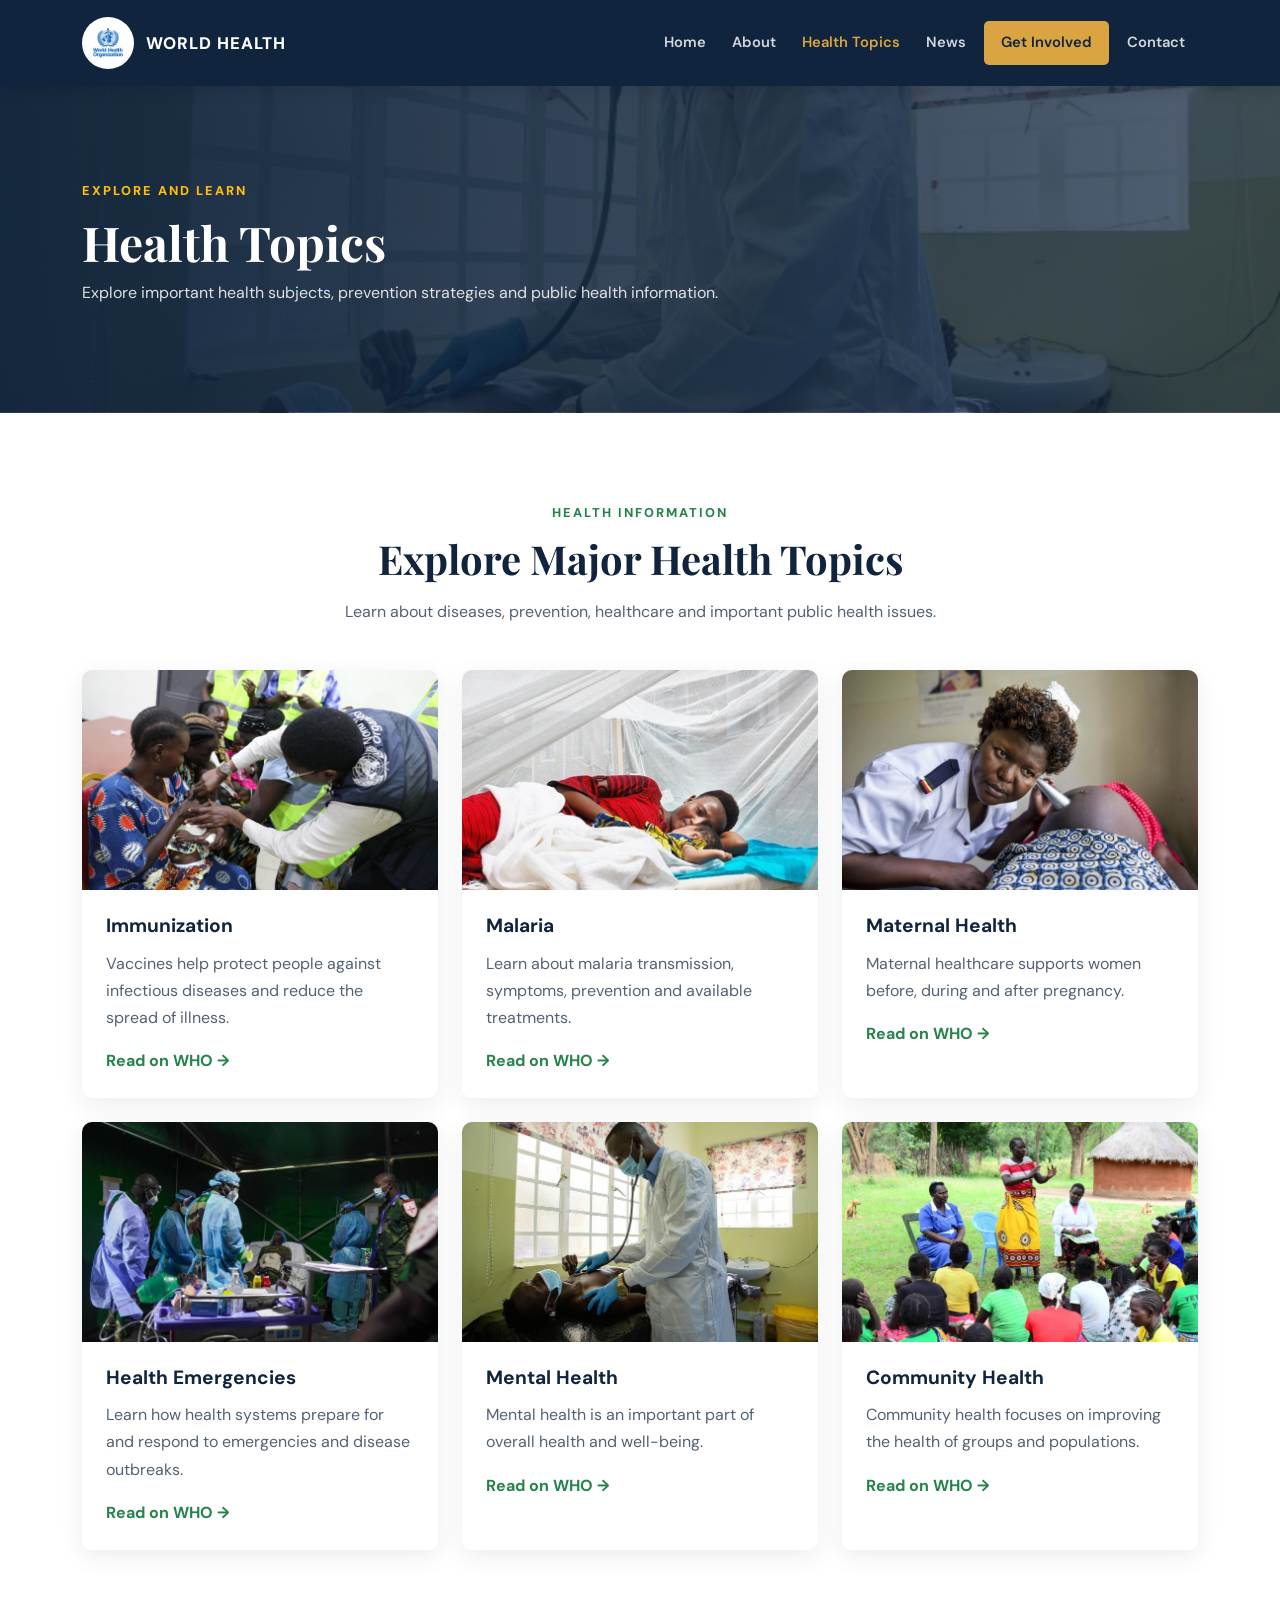
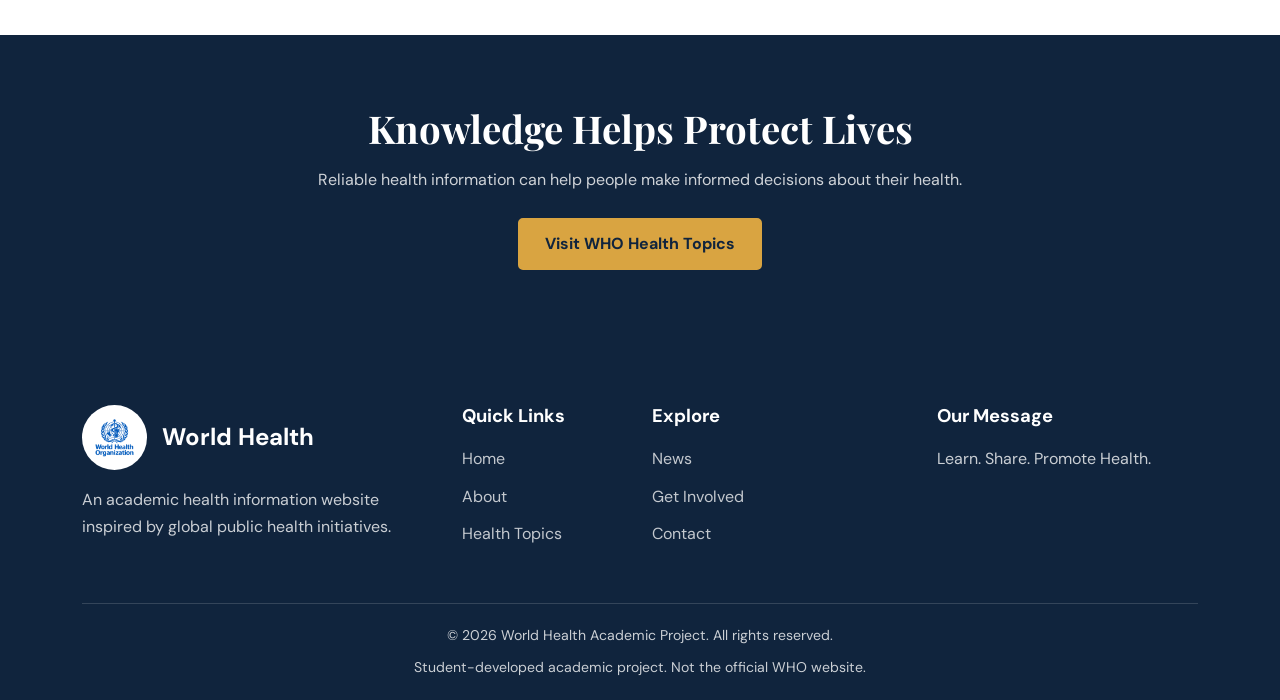
<file: health-topics.html>
<!DOCTYPE html>
<html lang="en">
<head>
    <meta charset="UTF-8">
    <meta name="viewport" content="width=device-width, initial-scale=1.0">
    <title>Health Topics | WHO Health Information Project</title>
    <link href="https://cdn.jsdelivr.net/npm/bootstrap@5.3.3/dist/css/bootstrap.min.css" rel="stylesheet">
    <link rel="stylesheet" href="style.css">
</head>
<body>

<nav class="navbar navbar-expand-lg navbar-dark sticky-top">
    <div class="container">
        <a class="navbar-brand d-flex align-items-center" href="index.html">
            <img src="who-logo.png" alt="Educational health project logo" class="who-logo">
            <span>WORLD HEALTH</span>
        </a>

        <button class="navbar-toggler" type="button" data-bs-toggle="collapse" data-bs-target="#mainNavbar">
            <span class="navbar-toggler-icon"></span>
        </button>

        <div class="collapse navbar-collapse" id="mainNavbar">
            <ul class="navbar-nav ms-auto align-items-lg-center">
                <li class="nav-item"><a class="nav-link" href="index.html">Home</a></li>
                <li class="nav-item"><a class="nav-link" href="about.html">About</a></li>
                <li class="nav-item"><a class="nav-link" href="health-topics.html">Health Topics</a></li>
                <li class="nav-item"><a class="nav-link" href="news.html">News</a></li>
                <li class="nav-item"><a class="nav-link involved-link" href="get-involved.html">Get Involved</a></li>
                <li class="nav-item"><a class="nav-link" href="contact.html">Contact</a></li>
            </ul>
        </div>
    </div>
</nav>

<header class="page-hero">
    <div class="container">
        <span class="eyebrow text-warning">Explore and learn</span>
        <h1>Health Topics</h1>
        <p>Explore important health subjects, prevention strategies and public health information.</p>
    </div>
</header>

<section class="section-padding">
    <div class="container">
        <div class="section-heading">
            <span class="eyebrow">Health information</span>
            <h2>Explore Major Health Topics</h2>
            <p>Learn about diseases, prevention, healthcare and important public health issues.</p>
        </div>

        <div class="row g-4">
            <div class="col-md-4">
                <div class="topic-card">
                    <img src="vaccination.jpg" alt="Vaccination">
                    <div class="card-body-custom">
                        <h4>Immunization</h4>
                        <p>Vaccines help protect people against infectious diseases and reduce the spread of illness.</p>
                        <a href="https://www.who.int/health-topics/vaccines-and-immunization" target="_blank" rel="noopener">Read on WHO →</a>
                    </div>
                </div>
            </div>

            <div class="col-md-4">
                <div class="topic-card">
                    <img src="malaria.jpg" alt="Malaria prevention">
                    <div class="card-body-custom">
                        <h4>Malaria</h4>
                        <p>Learn about malaria transmission, symptoms, prevention and available treatments.</p>
                        <a href="https://www.who.int/health-topics/malaria" target="_blank" rel="noopener">Read on WHO →</a>
                    </div>
                </div>
            </div>

            <div class="col-md-4">
                <div class="topic-card">
                    <img src="maternal-health.jpg" alt="Maternal health">
                    <div class="card-body-custom">
                        <h4>Maternal Health</h4>
                        <p>Maternal healthcare supports women before, during and after pregnancy.</p>
                        <a href="https://www.who.int/health-topics/maternal-health" target="_blank" rel="noopener">Read on WHO →</a>
                    </div>
                </div>
            </div>

            <div class="col-md-4">
                <div class="topic-card">
                    <img src="emergency.jpg" alt="Health emergencies">
                    <div class="card-body-custom">
                        <h4>Health Emergencies</h4>
                        <p>Learn how health systems prepare for and respond to emergencies and disease outbreaks.</p>
                        <a href="https://www.who.int/emergencies" target="_blank" rel="noopener">Read on WHO →</a>
                    </div>
                </div>
            </div>

            <div class="col-md-4">
                <div class="topic-card">
                    <img src="health.jpg" alt="Mental health">
                    <div class="card-body-custom">
                        <h4>Mental Health</h4>
                        <p>Mental health is an important part of overall health and well-being.</p>
                        <a href="https://www.who.int/health-topics/mental-health" target="_blank" rel="noopener">Read on WHO →</a>
                    </div>
                </div>
            </div>

            <div class="col-md-4">
                <div class="topic-card">
                    <img src="community.jpg" alt="Community health">
                    <div class="card-body-custom">
                        <h4>Community Health</h4>
                        <p>Community health focuses on improving the health of groups and populations.</p>
                        <a href="https://www.who.int/health-topics" target="_blank" rel="noopener">Read on WHO →</a>
                    </div>
                </div>
            </div>
        </div>
    </div>
</section>

<section class="cta-section">
    <div class="container">
        <h2>Knowledge Helps Protect Lives</h2>
        <p>Reliable health information can help people make informed decisions about their health.</p>
        <a href="https://www.who.int/health-topics" target="_blank" rel="noopener" class="btn btn-gold">Visit WHO Health Topics</a>
    </div>
</section>

<footer>
    <div class="container">
        <div class="row g-4">
            <div class="col-lg-4">
                <div class="d-flex align-items-center mb-3">
                    <img src="who-logo.png" alt="Educational health project logo" class="footer-logo">
                    <h4 class="text-white mb-0">World Health</h4>
                </div>
                <p>An academic health information website inspired by global public health initiatives.</p>
            </div>

            <div class="col-lg-2 col-6">
                <h5 class="footer-heading">Quick Links</h5>
                <ul class="footer-links">
                    <li><a href="index.html">Home</a></li>
                    <li><a href="about.html">About</a></li>
                    <li><a href="health-topics.html">Health Topics</a></li>
                </ul>
            </div>

            <div class="col-lg-3 col-6">
                <h5 class="footer-heading">Explore</h5>
                <ul class="footer-links">
                    <li><a href="news.html">News</a></li>
                    <li><a href="get-involved.html">Get Involved</a></li>
                    <li><a href="contact.html">Contact</a></li>
                </ul>
            </div>

            <div class="col-lg-3">
                <h5 class="footer-heading">Our Message</h5>
                <p>Learn. Share. Promote Health.</p>
            </div>
        </div>

        <div class="footer-bottom text-center">
            <p>© <span class="current-year"></span> World Health Academic Project. All rights reserved.</p>
            <p class="mt-2">Student-developed academic project. Not the official WHO website.</p>
        </div>
    </div>
</footer>

<script src="https://cdn.jsdelivr.net/npm/bootstrap@5.3.3/dist/js/bootstrap.bundle.min.js"></script>
<script src="script.js"></script>
</body>
</html>
</file>
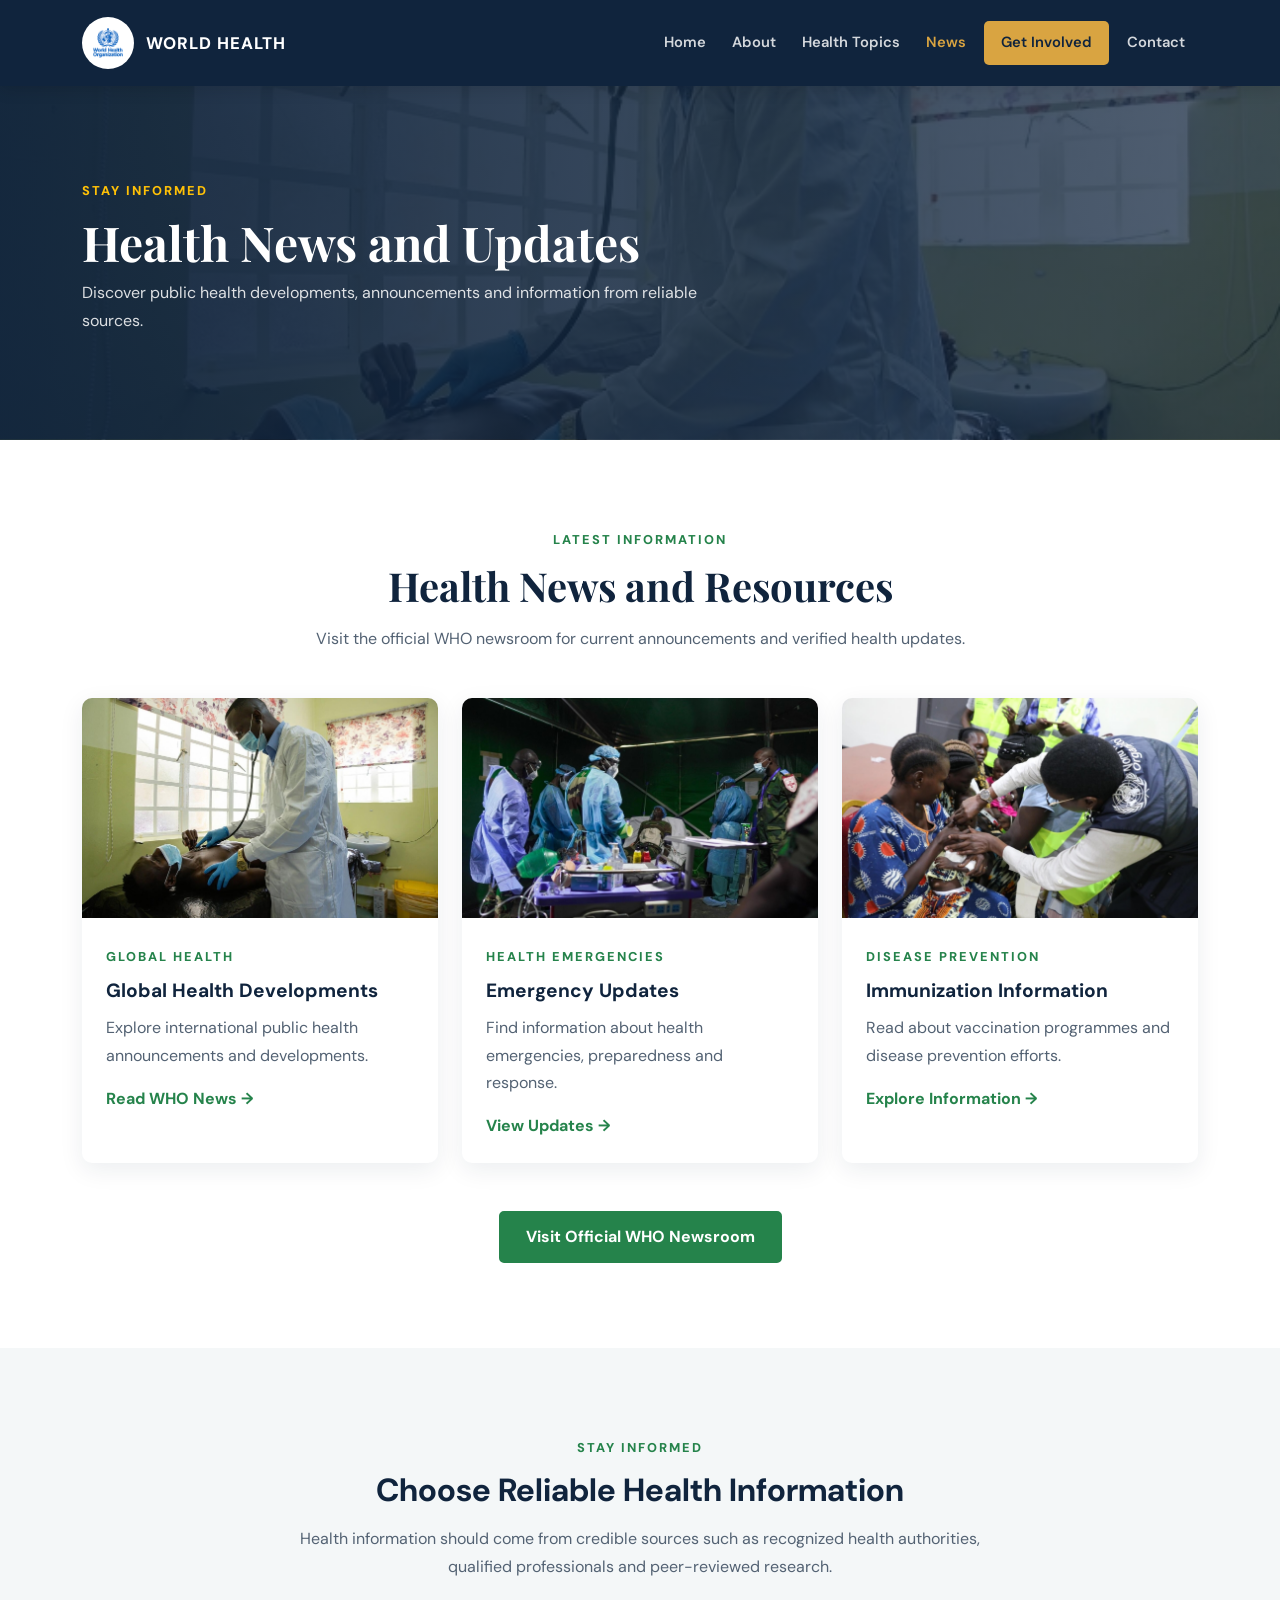
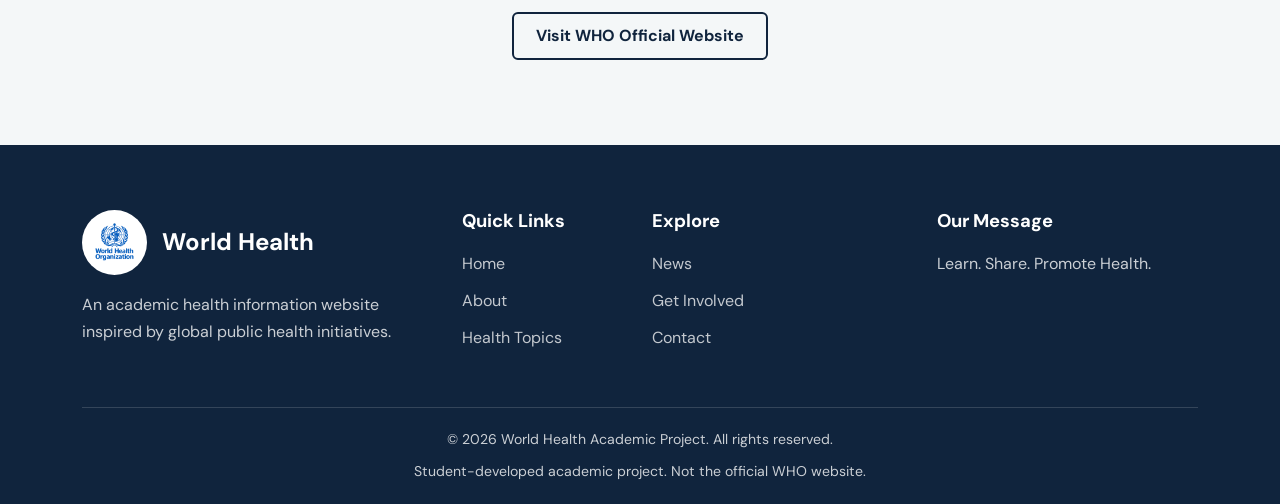
<file: news.html>
<!DOCTYPE html>
<html lang="en">
<head>
    <meta charset="UTF-8">
    <meta name="viewport" content="width=device-width, initial-scale=1.0">
    <title>News | WHO Health Information Project</title>
    <link href="https://cdn.jsdelivr.net/npm/bootstrap@5.3.3/dist/css/bootstrap.min.css" rel="stylesheet">
    <link rel="stylesheet" href="style.css">
</head>
<body>

<nav class="navbar navbar-expand-lg navbar-dark sticky-top">
    <div class="container">
        <a class="navbar-brand d-flex align-items-center" href="index.html">
            <img src="who-logo.png" alt="Educational health project logo" class="who-logo">
            <span>WORLD HEALTH</span>
        </a>

        <button class="navbar-toggler" type="button" data-bs-toggle="collapse" data-bs-target="#mainNavbar">
            <span class="navbar-toggler-icon"></span>
        </button>

        <div class="collapse navbar-collapse" id="mainNavbar">
            <ul class="navbar-nav ms-auto align-items-lg-center">
                <li class="nav-item"><a class="nav-link" href="index.html">Home</a></li>
                <li class="nav-item"><a class="nav-link" href="about.html">About</a></li>
                <li class="nav-item"><a class="nav-link" href="health-topics.html">Health Topics</a></li>
                <li class="nav-item"><a class="nav-link" href="news.html">News</a></li>
                <li class="nav-item"><a class="nav-link involved-link" href="get-involved.html">Get Involved</a></li>
                <li class="nav-item"><a class="nav-link" href="contact.html">Contact</a></li>
            </ul>
        </div>
    </div>
</nav>

<header class="page-hero">
    <div class="container">
        <span class="eyebrow text-warning">Stay informed</span>
        <h1>Health News and Updates</h1>
        <p>Discover public health developments, announcements and information from reliable sources.</p>
    </div>
</header>

<section class="section-padding">
    <div class="container">
        <div class="section-heading">
            <span class="eyebrow">Latest information</span>
            <h2>Health News and Resources</h2>
            <p>Visit the official WHO newsroom for current announcements and verified health updates.</p>
        </div>

        <div class="row g-4">
            <div class="col-md-4">
                <div class="news-card">
                    <img src="health.jpg" alt="Global health">
                    <div class="card-body-custom">
                        <span class="eyebrow">Global Health</span>
                        <h4>Global Health Developments</h4>
                        <p>Explore international public health announcements and developments.</p>
                        <a href="https://www.who.int/news" target="_blank" rel="noopener">Read WHO News →</a>
                    </div>
                </div>
            </div>

            <div class="col-md-4">
                <div class="news-card">
                    <img src="emergency.jpg" alt="Health emergency response">
                    <div class="card-body-custom">
                        <span class="eyebrow">Health Emergencies</span>
                        <h4>Emergency Updates</h4>
                        <p>Find information about health emergencies, preparedness and response.</p>
                        <a href="https://www.who.int/emergencies" target="_blank" rel="noopener">View Updates →</a>
                    </div>
                </div>
            </div>

            <div class="col-md-4">
                <div class="news-card">
                    <img src="vaccination.jpg" alt="Vaccination campaign">
                    <div class="card-body-custom">
                        <span class="eyebrow">Disease Prevention</span>
                        <h4>Immunization Information</h4>
                        <p>Read about vaccination programmes and disease prevention efforts.</p>
                        <a href="https://www.who.int/health-topics/vaccines-and-immunization" target="_blank" rel="noopener">Explore Information →</a>
                    </div>
                </div>
            </div>
        </div>

        <div class="text-center mt-5">
            <a href="https://www.who.int/news" target="_blank" rel="noopener" class="btn btn-green">Visit Official WHO Newsroom</a>
        </div>
    </div>
</section>

<section class="light-section section-padding">
    <div class="container text-center">
        <span class="eyebrow">Stay informed</span>
        <h2 class="mb-3">Choose Reliable Health Information</h2>
        <p class="mx-auto" style="max-width:700px;">
            Health information should come from credible sources such as
            recognized health authorities, qualified professionals and
            peer-reviewed research.
        </p>
        <a href="https://www.who.int/" target="_blank" rel="noopener" class="btn btn-outline-navy mt-3">Visit WHO Official Website</a>
    </div>
</section>

<footer>
    <div class="container">
        <div class="row g-4">
            <div class="col-lg-4">
                <div class="d-flex align-items-center mb-3">
                    <img src="who-logo.png" alt="Educational health project logo" class="footer-logo">
                    <h4 class="text-white mb-0">World Health</h4>
                </div>
                <p>An academic health information website inspired by global public health initiatives.</p>
            </div>

            <div class="col-lg-2 col-6">
                <h5 class="footer-heading">Quick Links</h5>
                <ul class="footer-links">
                    <li><a href="index.html">Home</a></li>
                    <li><a href="about.html">About</a></li>
                    <li><a href="health-topics.html">Health Topics</a></li>
                </ul>
            </div>

            <div class="col-lg-3 col-6">
                <h5 class="footer-heading">Explore</h5>
                <ul class="footer-links">
                    <li><a href="news.html">News</a></li>
                    <li><a href="get-involved.html">Get Involved</a></li>
                    <li><a href="contact.html">Contact</a></li>
                </ul>
            </div>

            <div class="col-lg-3">
                <h5 class="footer-heading">Our Message</h5>
                <p>Learn. Share. Promote Health.</p>
            </div>
        </div>

        <div class="footer-bottom text-center">
            <p>© <span class="current-year"></span> World Health Academic Project. All rights reserved.</p>
            <p class="mt-2">Student-developed academic project. Not the official WHO website.</p>
        </div>
    </div>
</footer>

<script src="https://cdn.jsdelivr.net/npm/bootstrap@5.3.3/dist/js/bootstrap.bundle.min.js"></script>
<script src="script.js"></script>
</body>
</html>
</file>
<file: style.css>
@import url('https://fonts.googleapis.com/css2?family=DM+Sans:wght@400;500;600;700;800&family=Playfair+Display:wght@600;700;800&display=swap');

:root {
    --navy: #10243d;
    --navy-light: #183653;
    --gold: #d9a441;
    --green: #25834b;
    --green-dark: #176238;
    --white: #ffffff;
    --light: #f4f7f8;
    --text: #536273;
}

* {
    margin: 0;
    padding: 0;
    box-sizing: border-box;
}

body {
    font-family: 'DM Sans', sans-serif;
    color: var(--text);
    background: var(--white);
    line-height: 1.7;
}

h1, h2, h3, h4, h5 {
    color: var(--navy);
    font-weight: 700;
}

.section-padding {
    padding: 85px 0;
}

.section-heading {
    max-width: 700px;
    margin: 0 auto 45px;
    text-align: center;
}

.section-heading h2 {
    font-family: 'Playfair Display', serif;
    font-size: 2.5rem;
    margin-bottom: 15px;
}

.section-heading p {
    color: var(--text);
}

.eyebrow {
    color: var(--green);
    text-transform: uppercase;
    letter-spacing: 2px;
    font-weight: 800;
    font-size: 0.8rem;
    display: inline-block;
    margin-bottom: 12px;
}

/* NAVIGATION */

.navbar {
    background: var(--navy);
    padding: 12px 0;
    box-shadow: 0 4px 15px rgba(0, 0, 0, 0.12);
}

.navbar-brand {
    color: var(--white) !important;
    font-weight: 800;
    letter-spacing: 1px;
    font-size: 1.05rem;
}

.who-logo {
    width: 52px;
    height: 52px;
    object-fit: contain;
    background: var(--white);
    padding: 4px;
    border-radius: 50%;
    margin-right: 12px;
}

.navbar .nav-link {
    color: rgba(255, 255, 255, 0.82) !important;
    font-size: 0.92rem;
    font-weight: 600;
    margin: 0 5px;
    transition: 0.3s;
}

.navbar .nav-link:hover,
.navbar .nav-link.active {
    color: var(--gold) !important;
}

.navbar-toggler {
    border-color: rgba(255,255,255,.5);
}

.navbar-toggler-icon {
    filter: brightness(0) invert(1);
}

.navbar .involved-link {
    background: var(--gold);
    color: var(--navy) !important;
    padding: 9px 17px !important;
    border-radius: 5px;
}

.navbar .involved-link:hover {
    background: var(--green);
    color: var(--white) !important;
}

/* BUTTONS */

.btn-gold {
    background: var(--gold);
    color: var(--navy);
    border: 2px solid var(--gold);
    padding: 12px 25px;
    font-weight: 700;
    border-radius: 5px;
    transition: 0.3s;
}

.btn-gold:hover {
    background: transparent;
    color: var(--white);
    border-color: var(--gold);
}

.btn-green {
    background: var(--green);
    color: var(--white);
    border: 2px solid var(--green);
    padding: 12px 25px;
    font-weight: 700;
    border-radius: 5px;
    transition: 0.3s;
}

.btn-green:hover {
    background: var(--green-dark);
    border-color: var(--green-dark);
    color: var(--white);
}

.btn-outline-navy {
    border: 2px solid var(--navy);
    color: var(--navy);
    padding: 10px 22px;
    font-weight: 700;
}

.btn-outline-navy:hover {
    background: var(--navy);
    color: var(--white);
}

/* HOMEPAGE HERO */

.home-hero {
    min-height: 620px;
    display: flex;
    align-items: center;
    background:
        linear-gradient(90deg,
        rgba(16, 36, 61, .99) 0%,
        rgba(16, 36, 61, .93) 30%,
        rgba(16, 36, 61, .72) 52%,
        rgba(16, 36, 61, .22) 78%,
        rgba(16, 36, 61, .02) 100%),
        url('hero.jpg');

    background-size: cover;
    background-position: center;
    color: var(--white);
}

.hero-content {
    max-width: 680px;
    padding: 90px 0;
}

.hero-content h1 {
    color: var(--white);
    font-family: 'Playfair Display', serif;
    font-size: clamp(2.5rem, 5vw, 4.5rem);
    line-height: 1.15;
    margin-bottom: 22px;
}

.hero-content p {
    color: rgba(255,255,255,.9);
    font-size: 1.08rem;
    max-width: 570px;
    margin-bottom: 30px;
}

.hero-content .gold-text {
    color: var(--gold);
}

/* INNER PAGE HERO */

.page-hero {
    background:
        linear-gradient(90deg, rgba(16,36,61,.96), rgba(16,36,61,.72)),
        url('health.jpg');
    background-size: cover;
    background-position: center;
    padding: 90px 0;
    color: var(--white);
}

.page-hero h1 {
    color: var(--white);
    font-family: 'Playfair Display', serif;
    font-size: 3rem;
}

.page-hero p {
    color: rgba(255,255,255,.85);
    max-width: 650px;
}

/* STATISTICS */

.stats-section {
    background: var(--navy);
    color: var(--white);
    padding: 38px 0;
}

.stat-item {
    text-align: center;
    padding: 12px;
}

.stat-item h2 {
    color: var(--gold);
    font-size: 2.2rem;
    font-weight: 800;
}

.stat-item p {
    color: rgba(255,255,255,.85);
    margin: 0;
}

/* CARDS */

.info-card,
.topic-card,
.news-card,
.action-card {
    background: var(--white);
    border-radius: 10px;
    overflow: hidden;
    height: 100%;
    box-shadow: 0 7px 25px rgba(16,36,61,.08);
    transition: transform .3s, box-shadow .3s;
}

.info-card:hover,
.topic-card:hover,
.news-card:hover,
.action-card:hover {
    transform: translateY(-7px);
    box-shadow: 0 12px 30px rgba(16,36,61,.14);
}

.info-card {
    padding: 30px;
    border-bottom: 4px solid var(--green);
}

.card-icon {
    width: 55px;
    height: 55px;
    display: flex;
    align-items: center;
    justify-content: center;
    background: rgba(37,131,75,.1);
    color: var(--green);
    border-radius: 50%;
    font-size: 1.5rem;
    margin-bottom: 20px;
}

.topic-card img,
.news-card img,
.action-card img {
    width: 100%;
    height: 220px;
    object-fit: cover;
}

.card-body-custom {
    padding: 24px;
}

.card-body-custom h4 {
    font-size: 1.2rem;
    margin-bottom: 12px;
}

.card-body-custom a {
    color: var(--green);
    font-weight: 700;
    text-decoration: none;
}

.card-body-custom a:hover {
    color: var(--gold);
}

/* CONTENT SECTIONS */

.light-section {
    background: var(--light);
}

.feature-image {
    width: 100%;
    height: 420px;
    object-fit: cover;
    border-radius: 10px;
}

.check-list {
    list-style: none;
    padding: 0;
}

.check-list li {
    margin-bottom: 12px;
}

.check-list li::before {
    content: "✓";
    color: var(--green);
    font-weight: 800;
    margin-right: 12px;
}

/* CALL TO ACTION */

.cta-section {
    background: var(--navy);
    padding: 70px 0;
    text-align: center;
    color: var(--white);
}

.cta-section h2 {
    color: var(--white);
    font-family: 'Playfair Display', serif;
    font-size: 2.4rem;
    margin-bottom: 15px;
}

.cta-section p {
    color: rgba(255,255,255,.8);
    max-width: 650px;
    margin: 0 auto 25px;
}

/* FORMS */

.form-control,
.form-select {
    padding: 12px 14px;
    border: 1px solid #dce3e8;
    border-radius: 5px;
}

.form-control:focus,
.form-select:focus {
    border-color: var(--green);
    box-shadow: 0 0 0 3px rgba(37,131,75,.12);
}

.contact-box {
    background: var(--light);
    border-radius: 10px;
    padding: 28px;
    height: 100%;
}

.contact-box h4 {
    margin-bottom: 15px;
}

/* FOOTER */

footer {
    background: var(--navy);
    color: rgba(255,255,255,.78);
    padding: 65px 0 20px;
}

.footer-logo {
    width: 65px;
    height: 65px;
    object-fit: contain;
    background: var(--white);
    padding: 4px;
    border-radius: 50%;
    margin-right: 15px;
}

.footer-heading {
    color: var(--white);
    font-size: 1.15rem;
    margin-bottom: 18px;
}

.footer-links {
    list-style: none;
    padding: 0;
}

.footer-links li {
    margin-bottom: 10px;
}

.footer-links a {
    color: rgba(255,255,255,.75);
    text-decoration: none;
    transition: .3s;
}

.footer-links a:hover {
    color: var(--gold);
    padding-left: 4px;
}

.footer-bottom {
    border-top: 1px solid rgba(255,255,255,.15);
    margin-top: 40px;
    padding-top: 20px;
    font-size: .88rem;
}

.footer-bottom p {
    margin: 0;
}

/* RESPONSIVE DESIGN */

@media (max-width: 991px) {
    .navbar .nav-link {
        padding: 10px 0;
    }

    .navbar .involved-link {
        display: inline-block;
        margin-top: 8px;
    }

    .home-hero {
        min-height: 550px;
        background-position: 60% center;
    }

    .section-padding {
        padding: 65px 0;
    }
}

@media (max-width: 576px) {
    .who-logo {
        width: 43px;
        height: 43px;
    }

    .navbar-brand {
        font-size: .9rem;
    }

    .home-hero {
        min-height: 560px;
        background-position: 65% center;
    }

    .hero-content {
        padding: 65px 15px;
    }

    .hero-content h1 {
        font-size: 2.6rem;
    }

    .page-hero {
        padding: 65px 0;
    }

    .page-hero h1 {
        font-size: 2.3rem;
    }

    .section-heading h2 {
        font-size: 2rem;
    }

    .feature-image {
        height: 300px;
    }
}

/* CONTACT PAGE */

.contact-card {
    background: var(--white);
    padding: 30px 22px;
    border-radius: 12px;
    text-align: center;
    border: 1px solid #e7edf1;
    box-shadow: 0 5px 20px rgba(16, 36, 61, 0.05);
    transition: 0.3s ease;
}

.contact-card:hover {
    transform: translateY(-7px);
    box-shadow: 0 12px 25px rgba(16, 36, 61, 0.10);
}

.contact-icon {
    width: 60px;
    height: 60px;
    margin: 0 auto 18px;
    border-radius: 50%;
    background: rgba(37, 131, 75, 0.10);
    color: var(--green);
    display: flex;
    align-items: center;
    justify-content: center;
    font-size: 24px;
}

.contact-card h4 {
    color: var(--navy);
    font-size: 19px;
    font-weight: 700;
    margin-bottom: 12px;
}

.contact-card p {
    color: var(--text);
    font-size: 14px;
}

.contact-link {
    color: var(--green-dark);
    font-weight: 700;
    text-decoration: none;
    overflow-wrap: anywhere;
}

.contact-link:hover {
    color: var(--gold);
}

.contact-form-wrapper,
.social-contact-wrapper {
    background: var(--white);
    padding: 35px;
    border-radius: 14px;
    box-shadow: 0 5px 25px rgba(16, 36, 61, 0.06);
}

.contact-form-wrapper .form-control {
    padding: 13px;
    border: 1px solid #dce3e9;
    border-radius: 7px;
}

.contact-form-wrapper .form-control:focus {
    border-color: var(--green);
    box-shadow: 0 0 0 0.2rem rgba(37, 131, 75, 0.12);
}

.contact-form-wrapper .form-label {
    font-weight: 600;
    color: var(--navy);
}

.contact-social-list {
    display: flex;
    flex-direction: column;
    gap: 13px;
    margin-top: 25px;
}

.social-contact-link {
    display: flex;
    align-items: center;
    gap: 15px;
    padding: 13px 15px;
    background: var(--light);
    border-radius: 9px;
    color: var(--navy);
    font-weight: 600;
    text-decoration: none;
    transition: 0.3s ease;
}

.social-contact-link:hover {
    background: var(--navy);
    color: var(--white);
    transform: translateX(5px);
}

.social-contact-icon {
    width: 40px;
    height: 40px;
    display: flex;
    align-items: center;
    justify-content: center;
    background: var(--white);
    border-radius: 50%;
    font-size: 18px;
}

.facebook {
    color: #1877f2;
}

.twitter {
    color: #000000;
}

.instagram {
    color: #e1306c;
}

.youtube {
    color: #ff0000;
}

.linkedin {
    color: #0a66c2;
}

.contact-note {
    display: flex;
    align-items: flex-start;
    gap: 13px;
    padding: 20px;
    background: rgba(37, 131, 75, 0.08);
    border-left: 4px solid var(--green);
    border-radius: 7px;
    color: var(--navy);
}

.contact-note i {
    color: var(--green);
    font-size: 22px;
}

@media (max-width: 576px) {
    .contact-form-wrapper,
    .social-contact-wrapper {
        padding: 22px;
    }

    .contact-card {
        padding: 25px 18px;
    }
}
</file>
